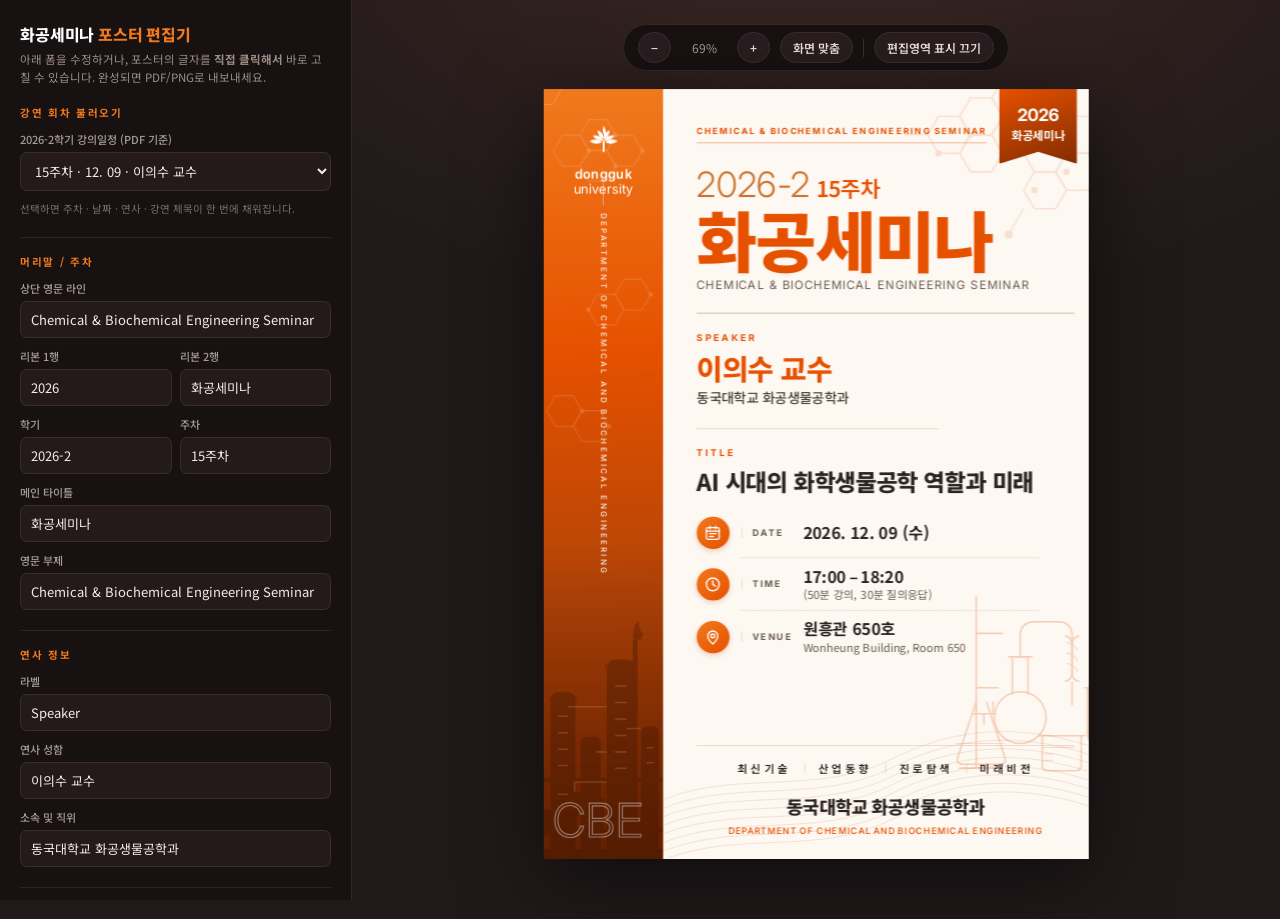
<file: seminar-poster.html>
<!DOCTYPE html>
<html lang="ko">
<head>
<meta charset="utf-8">
<meta name="viewport" content="width=device-width, initial-scale=1">
<title>동국대학교 화공세미나 포스터 템플릿</title>
<link rel="preconnect" href="https://fonts.googleapis.com">
<link rel="preconnect" href="https://fonts.gstatic.com" crossorigin>
<link href="https://fonts.googleapis.com/css2?family=Noto+Sans+KR:wght@300;400;500;700;900&family=Inter:wght@300;400;500;600;700;800&display=swap" rel="stylesheet">
<style>
/* ============================================================
   동국대학교 화공생물공학과 세미나 포스터 템플릿
   - PANTONE 144 C 계열 오렌지를 메인 포인트 컬러로 사용
   - 포스터 본문은 mm 단위로 조판 → A4 인쇄 시 1:1 출력
   ============================================================ */
:root{
  --c-primary:#E65100;      /* 메인 딥 오렌지 */
  --c-accent:#F26522;       /* 밝은 포인트 오렌지 */
  --c-deep:#8A3208;         /* 좌측 바 하단 딥톤 */
  --c-gold:#C0803A;         /* 보조 골드 */
  --c-ink:#2B2320;          /* 본문 먹색 */
  --c-mute:#6B5C54;         /* 보조 텍스트 */
  --c-paper:#FDF8F2;        /* 종이 바탕 */
  --c-line:#DCCFC2;         /* 구분선 */
  --font-ko:'Pretendard','Noto Sans KR','Malgun Gothic','맑은 고딕',sans-serif;
  --font-en:'Inter','Pretendard','Noto Sans KR',sans-serif;
  --zoom:0.62;
}
*{box-sizing:border-box}
html,body{margin:0;padding:0}
body{
  font-family:var(--font-ko);
  background:#20191a;
  color:#EFE7E0;
  -webkit-font-smoothing:antialiased;
}

/* ---------- 앱 레이아웃 ---------- */
.app{display:flex;min-height:100vh;align-items:stretch}

/* ---------- 좌측 편집 패널 ---------- */
.panel{
  width:352px;flex:0 0 352px;background:#181112;border-right:1px solid #35272a;
  padding:22px 20px 60px;overflow-y:auto;height:100vh;position:sticky;top:0;
}
.panel h1{
  font-size:16px;font-weight:800;margin:0 0 4px;letter-spacing:-.01em;color:#fff;
}
.panel h1 span{color:var(--c-accent)}
.panel .sub{font-size:11.5px;color:#9c8c85;margin:0 0 18px;line-height:1.6}
.group{margin-bottom:20px;border-top:1px solid #302326;padding-top:16px}
.group:first-of-type{border-top:0;padding-top:0}
.group>legend,.group>.gtitle{
  font-size:10.5px;font-weight:700;letter-spacing:.16em;color:var(--c-accent);
  text-transform:uppercase;margin-bottom:11px;display:block;
}
.field{margin-bottom:10px}
.field label{display:block;font-size:11px;color:#a99a93;margin-bottom:5px;font-weight:500}
.field input[type=text],.field textarea,.field select{
  width:100%;background:#241a1c;border:1px solid #3d2c2f;border-radius:7px;
  color:#f3ece8;font-family:var(--font-ko);font-size:13px;padding:8px 10px;
  transition:border-color .15s, box-shadow .15s;
}
.field textarea{resize:vertical;min-height:56px;line-height:1.45}
.field input:focus,.field textarea:focus,.field select:focus{
  outline:none;border-color:var(--c-accent);box-shadow:0 0 0 3px rgba(242,101,34,.16)
}
.row2{display:grid;grid-template-columns:1fr 1fr;gap:8px}
.row4{display:grid;grid-template-columns:1fr 1fr;gap:8px}
.hint{font-size:10.5px;color:#7d6d67;line-height:1.55;margin:8px 0 0}
.btn{
  display:inline-flex;align-items:center;justify-content:center;gap:7px;
  border:0;border-radius:8px;cursor:pointer;font-family:var(--font-ko);
  font-size:13px;font-weight:700;padding:11px 14px;width:100%;margin-bottom:8px;
  transition:filter .15s, transform .05s;
}
.btn:active{transform:translateY(1px)}
.btn-primary{background:linear-gradient(135deg,var(--c-accent),var(--c-primary));color:#fff}
.btn-primary:hover{filter:brightness(1.08)}
.btn-ghost{background:#251a1c;color:#e5d9d4;border:1px solid #3d2c2f}
.btn-ghost:hover{background:#2e2023}
.swatches{display:flex;gap:7px;flex-wrap:wrap;margin-top:8px}
.sw{width:30px;height:30px;border-radius:50%;border:2px solid #3d2c2f;cursor:pointer;padding:0}
.sw.on{border-color:#fff}
.colorline{display:flex;align-items:center;gap:9px}
.colorline input[type=color]{
  width:42px;height:34px;padding:0;border:1px solid #3d2c2f;border-radius:7px;background:#241a1c;cursor:pointer
}

/* ---------- 우측 무대 ---------- */
.stage{
  flex:1;display:flex;flex-direction:column;align-items:center;
  padding:24px 24px 60px;overflow:auto;
  background:
    radial-gradient(1100px 620px at 50% -10%, #3a2622 0%, transparent 65%),
    #20191a;
}
.toolbar{
  display:flex;align-items:center;gap:10px;margin-bottom:18px;flex-wrap:wrap;
  background:#181112;border:1px solid #35272a;border-radius:999px;padding:7px 14px;
}
.toolbar button{
  background:#291d20;border:1px solid #3d2c2f;color:#e8ded9;border-radius:999px;
  padding:6px 12px;font-size:12px;cursor:pointer;font-family:var(--font-ko);font-weight:600
}
.toolbar button:hover{background:#332427}
.toolbar .zval{font-size:12px;color:#a99a93;min-width:46px;text-align:center}
.toolbar .tsep{width:1px;height:18px;background:#3d2c2f}
.frame{
  transform:scale(var(--zoom));transform-origin:top center;
  filter:drop-shadow(0 26px 60px rgba(0,0,0,.55));
  transition:transform .18s ease;
}

/* ============================================================
   포스터 본체 (A4 210 x 297mm)
   ============================================================ */
.poster{
  width:210mm;height:297mm;position:relative;overflow:hidden;
  background:var(--c-paper);color:var(--c-ink);display:flex;
  -webkit-print-color-adjust:exact;print-color-adjust:exact;
}
.poster *{-webkit-print-color-adjust:exact;print-color-adjust:exact}

/* 편집 가능한 영역 표시 */
[contenteditable]{outline:none;border-radius:1.2mm;transition:background .12s,box-shadow .12s}
body.guides [contenteditable]:hover{background:rgba(242,101,34,.10);box-shadow:0 0 0 .7mm rgba(242,101,34,.18)}
[contenteditable]:focus{background:rgba(242,101,34,.13);box-shadow:0 0 0 .7mm rgba(242,101,34,.42)}

/* ---------- 좌측 브랜드 바 ---------- */
.rail{
  width:46mm;flex:0 0 46mm;position:relative;overflow:hidden;
  background:linear-gradient(178deg,var(--c-accent) 0%,var(--c-primary) 34%,#B24408 66%,var(--c-deep) 100%);
  color:#fff;
}
.rail .rail-tex{position:absolute;inset:0;opacity:.20;mix-blend-mode:screen}
.rail .refinery{position:absolute;left:0;right:0;bottom:0;width:100%;opacity:.36}
.rail .rail-fade{
  position:absolute;left:0;right:0;bottom:0;height:120mm;
  background:linear-gradient(to top,rgba(70,22,4,.55),transparent);
}
.brandmark{position:absolute;top:13mm;left:0;width:100%;text-align:center;z-index:3}
.brandmark .mark{width:15mm;height:15mm;margin:0 auto 2.2mm;display:block}
.brandmark img.mark{object-fit:contain}
.brandmark .wm1,.brandmark .wm2{
  font-family:var(--font-en);font-size:5.1mm;line-height:1.12;font-weight:600;letter-spacing:.005em
}
.brandmark .wm2{font-weight:400}
.rail-vline{position:absolute;left:50%;top:36mm;width:.35mm;height:9mm;background:rgba(255,255,255,.55);transform:translateX(-50%);z-index:3}
.rail-vtext{
  position:absolute;left:50%;top:48mm;transform:translateX(-50%);z-index:3;
  writing-mode:vertical-rl;font-family:var(--font-en);font-size:3.05mm;
  letter-spacing:.30em;font-weight:500;color:rgba(255,255,255,.92);
  text-align:left;line-height:1.9;max-height:150mm;
}
.rail-cbe{
  position:absolute;left:3.5mm;bottom:6mm;z-index:3;font-family:var(--font-en);
  font-size:18mm;font-weight:300;letter-spacing:.01em;line-height:1;white-space:nowrap;
  color:transparent;-webkit-text-stroke:.45mm rgba(255,255,255,.42);
}

/* ---------- 우측 본문 ---------- */
.body{flex:1;position:relative;display:flex;flex-direction:column;padding:14mm 13mm 0}
.deco{position:absolute;inset:0;pointer-events:none;overflow:hidden}
.deco .molecules{position:absolute;top:-4mm;right:-14mm;width:92mm;color:var(--c-primary);opacity:.15}
.deco .glass{position:absolute;right:2mm;bottom:30mm;width:60mm;color:var(--c-primary);opacity:.26}
.deco .contour{position:absolute;left:0;right:0;bottom:-4mm;width:100%;color:var(--c-gold);opacity:.20}

/* 리본 */
.ribbon{
  position:absolute;top:0;right:12mm;width:30mm;padding:6.5mm 0 8mm;z-index:4;
  background:linear-gradient(160deg,var(--c-primary),var(--c-deep));
  clip-path:polygon(0 0,100% 0,100% 100%,50% 84%,0 100%);
  text-align:center;color:#fff;box-shadow:0 1mm 3mm rgba(90,35,5,.25);
}
.ribbon .r1{font-family:var(--font-en);font-size:6.6mm;font-weight:700;line-height:1;letter-spacing:-.01em}
.ribbon .r2{font-size:4.6mm;font-weight:700;margin-top:1.1mm;letter-spacing:-.01em}

/* 상단 아이브로우 */
.eyebrow{position:relative;z-index:3;padding-right:34mm}
.eyebrow .etext{
  font-family:var(--font-en);font-size:3.3mm;font-weight:700;letter-spacing:.19em;
  color:var(--c-primary);text-transform:uppercase;white-space:nowrap;overflow:hidden;
}
.eyebrow .erule{height:.4mm;background:var(--c-primary);opacity:.55;margin-top:2.6mm;width:100%}

/* 타이틀 */
.titleblock{position:relative;z-index:3;margin-top:9mm}
.tb-term{
  font-family:var(--font-en);font-size:13.5mm;font-weight:300;letter-spacing:.01em;
  color:var(--c-gold);line-height:1;margin-bottom:1mm;
}
.tb-term .wk{font-size:8.4mm;font-weight:600;letter-spacing:-.01em;color:var(--c-primary);margin-left:2.5mm;font-family:var(--font-ko)}
.tb-main{
  font-size:25.5mm;font-weight:900;letter-spacing:-.028em;line-height:1.02;
  color:var(--c-primary);margin:0;
}
.tb-en{
  font-family:var(--font-en);font-size:4.5mm;font-weight:400;letter-spacing:.085em;
  color:var(--c-mute);margin-top:2.6mm;text-transform:uppercase;
}
.rule{height:.32mm;background:var(--c-line);margin:8mm 0 0;position:relative;z-index:3}
.rule.short{width:64%}

/* 연사 / 제목 */
.sec{position:relative;z-index:3;margin-top:7mm}
.sec .lab{
  font-family:var(--font-en);font-size:3.6mm;font-weight:700;letter-spacing:.26em;
  color:var(--c-primary);text-transform:uppercase;margin-bottom:3.4mm;
}
.speaker-name{font-size:var(--speaker-size,11mm);font-weight:800;letter-spacing:-.02em;color:var(--c-primary);line-height:1.12}
.speaker-affil{font-size:5.3mm;font-weight:500;color:#4A3E38;margin-top:1.8mm;line-height:1.4}
.talk-title{font-size:var(--talk-size,9mm);font-weight:800;letter-spacing:-.025em;line-height:1.3;color:var(--c-ink);margin-top:.5mm}

/* 정보 행 */
.info{position:relative;z-index:3;margin-top:7.5mm;display:flex;flex-direction:column;gap:3.2mm}
.irow{display:flex;align-items:center;gap:4.5mm}
.icircle{
  width:12.6mm;height:12.6mm;flex:0 0 12.6mm;border-radius:50%;
  background:linear-gradient(140deg,var(--c-accent),var(--c-primary));
  display:flex;align-items:center;justify-content:center;color:#fff;
  box-shadow:0 .8mm 2mm rgba(180,70,15,.22);
}
.icircle svg{width:6.6mm;height:6.6mm}
.ilab{
  font-family:var(--font-en);font-size:3.5mm;font-weight:700;letter-spacing:.2em;
  color:var(--c-mute);width:19.5mm;flex:0 0 19.5mm;white-space:nowrap;border-left:.3mm solid var(--c-line);padding-left:4mm;
}
.ival{flex:1;min-width:0}
.ival .v1{font-size:6.2mm;font-weight:700;letter-spacing:-.015em;color:var(--c-ink);line-height:1.2}
.ival .v2{font-size:4.3mm;font-weight:400;color:var(--c-mute);margin-top:.7mm;line-height:1.3}
.idash{height:0;border-top:.3mm dashed var(--c-line);margin-left:17.1mm;margin-right:14mm}

/* 푸터 */
.footer{position:relative;z-index:3;margin-top:auto;padding-bottom:9mm}
.foot-rule{height:.32mm;background:var(--c-line);margin-bottom:5.5mm}
.keywords{display:flex;align-items:center;justify-content:center;gap:0;margin-bottom:6.5mm}
.keywords .kw{
  font-size:4.2mm;font-weight:600;letter-spacing:.3em;color:var(--c-ink);padding:0 5mm;white-space:nowrap
}
.keywords .kdiv{width:.3mm;height:4mm;background:var(--c-line);flex:0 0 .3mm}
.dept{text-align:center}
.dept .dko{font-size:7mm;font-weight:800;letter-spacing:-.02em;color:var(--c-ink)}
.dept .den{
  font-family:var(--font-en);font-size:3.45mm;font-weight:500;letter-spacing:.085em;
  color:var(--c-primary);margin-top:1.8mm;text-transform:uppercase;white-space:nowrap;
}

/* ---------- 인쇄 ---------- */
@page{size:A4 portrait;margin:0}
@media print{
  html,body{background:#fff!important;margin:0!important;padding:0!important}
  .panel,.toolbar{display:none!important}
  .app{display:block}
  .stage{padding:0!important;background:#fff!important;overflow:visible;display:block}
  .frame{transform:none!important;filter:none!important}
  .poster{box-shadow:none!important;margin:0!important;width:210mm;height:297mm;page-break-after:avoid}
  [contenteditable]{background:transparent!important;box-shadow:none!important}
}
@media (max-width:1080px){
  .app{flex-direction:column}
  .panel{width:100%;flex:none;height:auto;position:static;border-right:0;border-bottom:1px solid #35272a}
}
</style>
</head>
<body class="guides">

<div class="app">
  <!-- ===================== 편집 패널 ===================== -->
  <aside class="panel">
    <h1>화공세미나 <span>포스터 편집기</span></h1>
    <p class="sub">아래 폼을 수정하거나, 포스터의 글자를 <b>직접 클릭해서</b> 바로 고칠 수 있습니다. 완성되면 PDF/PNG로 내보내세요.</p>

    <div class="group">
      <span class="gtitle">강연 회차 불러오기</span>
      <div class="field">
        <label for="preset">2026-2학기 강의일정 (PDF 기준)</label>
        <select id="preset">
          <option value="">— 회차를 선택하세요 —</option>
        </select>
      </div>
      <p class="hint">선택하면 주차 · 날짜 · 연사 · 강연 제목이 한 번에 채워집니다.</p>
    </div>

    <div class="group">
      <span class="gtitle">머리말 / 주차</span>
      <div class="field"><label>상단 영문 라인</label><input type="text" data-bind="eyebrow"></div>
      <div class="row2">
        <div class="field"><label>리본 1행</label><input type="text" data-bind="ribbon1"></div>
        <div class="field"><label>리본 2행</label><input type="text" data-bind="ribbon2"></div>
      </div>
      <div class="row2">
        <div class="field"><label>학기</label><input type="text" data-bind="term"></div>
        <div class="field"><label>주차</label><input type="text" data-bind="week"></div>
      </div>
      <div class="field"><label>메인 타이틀</label><input type="text" data-bind="mainTitle"></div>
      <div class="field"><label>영문 부제</label><input type="text" data-bind="mainEn"></div>
    </div>

    <div class="group">
      <span class="gtitle">연사 정보</span>
      <div class="field"><label>라벨</label><input type="text" data-bind="speakerLabel"></div>
      <div class="field"><label>연사 성함</label><input type="text" data-bind="speakerName"></div>
      <div class="field"><label>소속 및 직위</label><input type="text" data-bind="speakerAffil"></div>
    </div>

    <div class="group">
      <span class="gtitle">강연 제목</span>
      <div class="field"><label>라벨</label><input type="text" data-bind="titleLabel"></div>
      <div class="field"><label>제목</label><textarea data-bind="talkTitle"></textarea></div>
    </div>

    <div class="group">
      <span class="gtitle">일시 · 장소</span>
      <div class="row2">
        <div class="field"><label>DATE 라벨</label><input type="text" data-bind="dateLabel"></div>
        <div class="field"><label>날짜</label><input type="text" data-bind="dateValue"></div>
      </div>
      <div class="row2">
        <div class="field"><label>TIME 라벨</label><input type="text" data-bind="timeLabel"></div>
        <div class="field"><label>시간</label><input type="text" data-bind="timeValue"></div>
      </div>
      <div class="field"><label>시간 부가 설명</label><input type="text" data-bind="timeNote"></div>
      <div class="row2">
        <div class="field"><label>VENUE 라벨</label><input type="text" data-bind="venueLabel"></div>
        <div class="field"><label>장소</label><input type="text" data-bind="venueValue"></div>
      </div>
      <div class="field"><label>장소 영문</label><input type="text" data-bind="venueEn"></div>
    </div>

    <div class="group">
      <span class="gtitle">하단 키워드 · 학과</span>
      <div class="row4">
        <div class="field"><label>키워드 1</label><input type="text" data-bind="kw1"></div>
        <div class="field"><label>키워드 2</label><input type="text" data-bind="kw2"></div>
        <div class="field"><label>키워드 3</label><input type="text" data-bind="kw3"></div>
        <div class="field"><label>키워드 4</label><input type="text" data-bind="kw4"></div>
      </div>
      <div class="field"><label>학과명 (국문)</label><input type="text" data-bind="deptKo"></div>
      <div class="field"><label>학과명 (영문)</label><input type="text" data-bind="deptEn"></div>
    </div>

    <div class="group">
      <span class="gtitle">좌측 브랜드 바</span>
      <div class="row2">
        <div class="field"><label>워드마크 1행</label><input type="text" data-bind="wm1"></div>
        <div class="field"><label>워드마크 2행</label><input type="text" data-bind="wm2"></div>
      </div>
      <div class="field"><label>세로 텍스트</label><input type="text" data-bind="railText"></div>
      <div class="field"><label>하단 이니셜</label><input type="text" data-bind="railInitial"></div>
      <div class="field">
        <label>대학 로고 이미지 교체 (PNG · SVG)</label>
        <input type="file" id="logoFile" accept="image/*" style="font-size:11.5px;color:#a99a93">
      </div>
      <p class="hint">기본 마크는 자리표시용 도안입니다. 실제 배포본에는 학교에서 배포하는 공식 로고 파일을 올려 사용하세요.</p>
    </div>

    <div class="group">
      <span class="gtitle">포인트 컬러</span>
      <div class="colorline">
        <input type="color" id="colorPick" value="#E65100">
        <span class="hint" style="margin:0">PANTONE 144 C 계열 기본값</span>
      </div>
      <div class="swatches" id="swatches"></div>
    </div>

    <div class="group">
      <span class="gtitle">내보내기</span>
      <button class="btn btn-primary" id="btnPrint">PDF로 저장 · 인쇄</button>
      <button class="btn btn-ghost" id="btnPng">PNG 이미지 다운로드 (고해상도)</button>
      <button class="btn btn-ghost" id="btnReset">기본값으로 되돌리기</button>
      <p class="hint">PDF 저장: 인쇄 대화상자에서 «대상 → PDF로 저장», 용지 A4, 여백 «없음», «배경 그래픽» 체크를 켜주세요.</p>
    </div>
  </aside>

  <!-- ===================== 포스터 ===================== -->
  <main class="stage">
    <div class="toolbar">
      <button id="zoomOut">−</button>
      <span class="zval" id="zoomVal">62%</span>
      <button id="zoomIn">+</button>
      <button id="zoomFit">화면 맞춤</button>
      <span class="tsep"></span>
      <button id="toggleGuides">편집영역 표시 끄기</button>
    </div>

    <div class="frame" id="frame">
    <div class="poster" id="poster">

      <!-- ---------- 좌측 브랜드 바 ---------- -->
      <div class="rail">
        <!-- 분자 텍스처 -->
        <svg class="rail-tex" viewBox="0 0 174 1123" preserveAspectRatio="xMidYMid slice" aria-hidden="true">
          <g fill="none" stroke="#fff" stroke-width="1.4">
            <g id="railhex">
              <polygon points="26,0 13,22.5 -13,22.5 -26,0 -13,-22.5 13,-22.5"/>
            </g>
          </g>
          <g fill="none" stroke="#fff" stroke-width="1.4" opacity=".9">
            <use href="#railhex" x="40" y="90"/><use href="#railhex" x="79" y="112"/>
            <use href="#railhex" x="118" y="90"/><use href="#railhex" x="79" y="67"/>
            <use href="#railhex" x="130" y="300"/><use href="#railhex" x="91" y="322"/>
            <use href="#railhex" x="30" y="470"/><use href="#railhex" x="69" y="492"/>
          </g>
          <g fill="#fff" opacity=".8">
            <circle cx="66" cy="90" r="3.4"/><circle cx="105" cy="112" r="3.4"/>
            <circle cx="144" cy="90" r="3.4"/><circle cx="105" cy="67" r="3.4"/>
            <circle cx="156" cy="300" r="3.4"/><circle cx="65" cy="322" r="3.4"/>
            <circle cx="56" cy="470" r="3.4"/><circle cx="95" cy="492" r="3.4"/>
          </g>
        </svg>

        <div class="rail-fade"></div>

        <!-- 정유 · 석유화학 플랜트 실루엣 -->
        <svg class="refinery" viewBox="0 0 174 380" preserveAspectRatio="xMidYMax meet" aria-hidden="true">
          <g fill="#3E1704">
            <!-- 증류탑 · 반응기 -->
            <path d="M10 380V150q0-13 11-13h14q11 0 11 13v230z"/>
            <path d="M8 144h40v7H8z" opacity=".55"/>
            <path d="M54 380V212q0-10 9-10h11q9 0 9 10v168z"/>
            <path d="M92 380V104q0-15 12-15h17q12 0 12 15v276z"/>
            <path d="M89 96h46v7H89z" opacity=".55"/>
            <path d="M142 380V196q0-9 8-9h10q8 0 8 9v184z"/>
            <!-- 구형 저장탱크 -->
            <circle cx="45" cy="300" r="18"/><rect x="42" y="312" width="6" height="34"/>
            <!-- 원통형 탱크 -->
            <rect x="120" y="322" width="46" height="58" rx="3"/>
            <!-- 배관 트레이 -->
            <rect x="0" y="262" width="174" height="6"/>
            <rect x="0" y="336" width="174" height="5"/>
            <rect x="0" y="366" width="174" height="14"/>
            <!-- 플레어 스택 -->
            <path d="M130 380V60h7v320z"/>
            <path d="M131 60q-3-18 8-28-2 15 7 20-5 5-3 8z" opacity=".9"/>
            <!-- 소형 구조물 -->
            <rect x="62" y="292" width="26" height="54"/>
            <rect x="0" y="308" width="18" height="38"/>
          </g>
          <g stroke="#FFD9C2" stroke-width="2.2" fill="none" opacity=".42">
            <!-- 트레이 라인 · 사다리 -->
            <path d="M21 172h14M21 196h14M21 220h14M21 244h14M21 286h14"/>
            <path d="M104 128h17M104 152h17M104 176h17M104 200h17M104 224h17M104 248h17"/>
            <path d="M150 218h10M150 240h10"/>
            <!-- 연결 배관 -->
            <path d="M35 158h57M77 224h15M121 190h21M45 282v-14h47"/>
          </g>
        </svg>

        <div class="brandmark">
          <!-- 자리표시 로고 마크 : 공식 로고로 교체 가능 -->
          <svg class="mark" id="logoMark" viewBox="0 0 100 100" aria-hidden="true">
            <g fill="#fff">
              <path d="M50 8c6 10 8 20 4 30-4-9-9-14-4-30z"/>
              <path d="M50 42c-9-3-15-11-16-22 10 3 16 11 16 22z"/>
              <path d="M50 42c9-3 15-11 16-22-10 3-16 11-16 22z"/>
              <path d="M50 46c-12 2-22-3-28-13 12-2 23 3 28 13z"/>
              <path d="M50 46c12 2 22-3 28-13-12-2-23 3-28 13z"/>
              <path d="M46 50c-11 6-23 5-32-3 11-6 23-5 32 3z"/>
              <path d="M54 50c11 6 23 5 32-3-11-6-23-5-32 3z"/>
              <rect x="47.6" y="46" width="4.8" height="30" rx="2.4"/>
            </g>
          </svg>
          <img class="mark" id="logoImg" alt="" style="display:none">
          <div class="wm1" contenteditable="true" data-f="wm1">dongguk</div>
          <div class="wm2" contenteditable="true" data-f="wm2">university</div>
        </div>

        <div class="rail-vline"></div>
        <div class="rail-vtext" contenteditable="true" data-f="railText">DEPARTMENT OF CHEMICAL AND BIOCHEMICAL ENGINEERING</div>
        <div class="rail-cbe" contenteditable="true" data-f="railInitial">CBE</div>
      </div>

      <!-- ---------- 우측 본문 ---------- -->
      <div class="body">

        <!-- 배경 그래픽 -->
        <div class="deco">
          <!-- 분자 구조 패턴 -->
          <svg class="molecules" viewBox="0 0 380 300" aria-hidden="true">
            <defs>
              <g id="hx"><polygon points="34,0 17,29.4 -17,29.4 -34,0 -17,-29.4 17,-29.4"/></g>
            </defs>
            <g fill="none" stroke="currentColor" stroke-width="2.2">
              <use href="#hx" x="120" y="60"/><use href="#hx" x="171" y="89.4"/>
              <use href="#hx" x="222" y="60"/><use href="#hx" x="171" y="30.6"/>
              <use href="#hx" x="273" y="89.4"/><use href="#hx" x="222" y="118.8"/>
              <use href="#hx" x="120" y="118.8"/><use href="#hx" x="69" y="89.4"/>
              <use href="#hx" x="273" y="148.2"/><use href="#hx" x="222" y="177.6"/>
              <use href="#hx" x="324" y="118.8"/>
            </g>
            <g stroke="currentColor" stroke-width="2.2" fill="none" opacity=".85">
              <path d="M35 89.4H-10M188 206.4l-24 42M307 177.6l26 26M154 4.2l-18-32"/>
            </g>
            <g fill="currentColor">
              <circle cx="154" cy="30.6" r="5"/><circle cx="205" cy="60" r="5"/>
              <circle cx="256" cy="89.4" r="5"/><circle cx="256" cy="148.2" r="5"/>
              <circle cx="205" cy="177.6" r="5"/><circle cx="103" cy="89.4" r="5"/>
              <circle cx="52" cy="118.8" r="5"/><circle cx="307" cy="118.8" r="5"/>
              <circle cx="-10" cy="89.4" r="6.5"/><circle cx="164" cy="248.4" r="6.5"/>
              <circle cx="333" cy="203.6" r="6.5"/><circle cx="136" cy="-27.8" r="6.5"/>
            </g>
          </svg>

          <!-- 실험 기구 라인 아트 -->
          <svg class="glass" viewBox="0 0 240 320" aria-hidden="true">
            <g fill="none" stroke="currentColor" stroke-width="2.4" stroke-linecap="round" stroke-linejoin="round">
              <!-- 링스탠드 -->
              <path d="M44 300V36"/>
              <path d="M18 300h56"/>
              <path d="M44 92h40"/><path d="M44 176h34"/>
              <!-- 둥근바닥 플라스크 + 응축기 -->
              <circle cx="112" cy="222" r="40"/>
              <path d="M100 186V128h24v58"/>
              <path d="M94 128h36"/>
              <path d="M112 128V96q0-22 24-22h34"/>
              <path d="M170 74q22 0 22 22v58"/>
              <path d="M182 96q10 2 10 14v42q0 12-10 14"/>
              <path d="M202 96q-10 2-10 14v42q0 12 10 14"/>
              <path d="M192 168v34"/>
              <!-- 응축기 코일 -->
              <path d="M184 106q16 6 16 12M184 122q16 6 16 12M184 138q16 6 16 12" stroke-width="1.7" opacity=".8"/>
              <!-- 삼각플라스크 -->
              <path d="M56 232v-16"/>
              <path d="M40 216h34"/>
              <path d="M44 216v-18"/>
              <path d="M70 216v-18"/>
              <path d="M44 198L16 282q-4 12 8 12h56q12 0 8-12L60 198"/>
              <path d="M13 262h74" stroke-width="1.7" opacity=".7"/>
              <!-- 비커 -->
              <path d="M146 250v46q0 8 8 8h44q8 0 8-8v-46"/>
              <path d="M140 250h72"/>
              <path d="M150 278h12M150 288h12" stroke-width="1.7" opacity=".7"/>
              <path d="M148 268h48" stroke-width="1.7" opacity=".7"/>
              <!-- 시험관 -->
              <path d="M216 176v72q0 12 10 12t10-12v-72"/>
              <path d="M212 176h28"/>
            </g>
          </svg>

          <!-- 하단 등고선 -->
          <svg class="contour" viewBox="0 0 620 210" preserveAspectRatio="none" aria-hidden="true">
            <g fill="none" stroke="currentColor" stroke-width="1.1">
              <path d="M-20 206C90 150 210 196 320 140S540 96 640 140"/>
              <path d="M-20 194C90 138 210 184 320 128S540 84 640 128"/>
              <path d="M-20 182C90 126 210 172 320 116S540 72 640 116"/>
              <path d="M-20 170C90 114 210 160 320 104S540 60 640 104"/>
              <path d="M-20 158C90 102 210 148 320 92S540 48 640 92"/>
              <path d="M-20 146C90 90 210 136 320 80S540 36 640 80"/>
              <path d="M-20 134C90 78 210 124 320 68S540 24 640 68"/>
              <path d="M-20 122C90 66 210 112 320 56S540 12 640 56"/>
            </g>
          </svg>
        </div>

        <!-- 리본 -->
        <div class="ribbon">
          <div class="r1" contenteditable="true" data-f="ribbon1">2026</div>
          <div class="r2" contenteditable="true" data-f="ribbon2">화공세미나</div>
        </div>

        <!-- 아이브로우 -->
        <div class="eyebrow">
          <div class="etext" contenteditable="true" data-f="eyebrow">Chemical &amp; Biochemical Engineering Seminar</div>
          <div class="erule"></div>
        </div>

        <!-- 타이틀 -->
        <div class="titleblock">
          <div class="tb-term">
            <span contenteditable="true" data-f="term">2026-2</span><span class="wk" contenteditable="true" data-f="week">15주차</span>
          </div>
          <div class="tb-main" contenteditable="true" data-f="mainTitle">화공세미나</div>
          <div class="tb-en" contenteditable="true" data-f="mainEn">Chemical &amp; Biochemical Engineering Seminar</div>
        </div>

        <div class="rule"></div>

        <!-- 연사 -->
        <div class="sec">
          <div class="lab" contenteditable="true" data-f="speakerLabel">Speaker</div>
          <div class="speaker-name" contenteditable="true" data-f="speakerName">이의수 교수</div>
          <div class="speaker-affil" contenteditable="true" data-f="speakerAffil">동국대학교 화공생물공학과</div>
        </div>

        <div class="rule short"></div>

        <!-- 강연 제목 -->
        <div class="sec">
          <div class="lab" contenteditable="true" data-f="titleLabel">Title</div>
          <div class="talk-title" contenteditable="true" data-f="talkTitle">AI 시대의 화학생물공학 역할과 미래</div>
        </div>

        <!-- 일시 · 장소 -->
        <div class="info">
          <div class="irow">
            <div class="icircle">
              <svg viewBox="0 0 24 24" fill="none" stroke="currentColor" stroke-width="1.9" stroke-linecap="round" stroke-linejoin="round">
                <rect x="3" y="4.5" width="18" height="16.5" rx="2.5"/><path d="M3 9.5h18M8 2.5v4M16 2.5v4"/>
                <path d="M7.5 13h2M11 13h2M14.5 13h2M7.5 17h2M11 17h2"/>
              </svg>
            </div>
            <div class="ilab" contenteditable="true" data-f="dateLabel">DATE</div>
            <div class="ival"><div class="v1" contenteditable="true" data-f="dateValue">2026. 12. 09 (수)</div></div>
          </div>
          <div class="idash"></div>
          <div class="irow">
            <div class="icircle">
              <svg viewBox="0 0 24 24" fill="none" stroke="currentColor" stroke-width="1.9" stroke-linecap="round" stroke-linejoin="round">
                <circle cx="12" cy="12" r="9"/><path d="M12 6.8V12l3.6 2.4"/>
              </svg>
            </div>
            <div class="ilab" contenteditable="true" data-f="timeLabel">TIME</div>
            <div class="ival">
              <div class="v1" contenteditable="true" data-f="timeValue">17:00 – 18:20</div>
              <div class="v2" contenteditable="true" data-f="timeNote">(50분 강의, 30분 질의응답)</div>
            </div>
          </div>
          <div class="idash"></div>
          <div class="irow">
            <div class="icircle">
              <svg viewBox="0 0 24 24" fill="none" stroke="currentColor" stroke-width="1.9" stroke-linecap="round" stroke-linejoin="round">
                <path d="M12 21.5s7-6.1 7-11.1a7 7 0 1 0-14 0c0 5 7 11.1 7 11.1z"/><circle cx="12" cy="10.2" r="2.6"/>
              </svg>
            </div>
            <div class="ilab" contenteditable="true" data-f="venueLabel">VENUE</div>
            <div class="ival">
              <div class="v1" contenteditable="true" data-f="venueValue">원흥관 650호</div>
              <div class="v2" contenteditable="true" data-f="venueEn">Wonheung Building, Room 650</div>
            </div>
          </div>
        </div>

        <!-- 푸터 -->
        <div class="footer">
          <div class="foot-rule"></div>
          <div class="keywords">
            <span class="kw" contenteditable="true" data-f="kw1">최신기술</span><span class="kdiv"></span>
            <span class="kw" contenteditable="true" data-f="kw2">산업동향</span><span class="kdiv"></span>
            <span class="kw" contenteditable="true" data-f="kw3">진로탐색</span><span class="kdiv"></span>
            <span class="kw" contenteditable="true" data-f="kw4">미래비전</span>
          </div>
          <div class="dept">
            <div class="dko" contenteditable="true" data-f="deptKo">동국대학교 화공생물공학과</div>
            <div class="den" contenteditable="true" data-f="deptEn">Department of Chemical and Biochemical Engineering</div>
          </div>
        </div>

      </div><!-- /.body -->
    </div><!-- /.poster -->
    </div><!-- /.frame -->
  </main>
</div>

<script>
(function(){
  'use strict';

  /* ==========================================================
     2026-2학기 화공세미나 강의일정 (첨부 PDF에서 추출)
     매주 수요일 17:00 – 18:20 / 원흥관 650호
     ========================================================== */
  var SCHEDULE = [
    {w:1, d:'2026. 09. 02 (수)', name:'이의수 교수', affil:'동국대학교 화공생물공학과',
     title:'강좌의 개요, 정유 / 석유화학 산업 소개'},
    {w:2, d:'2026. 09. 09 (수)', name:'이경록 교수', affil:'동국대학교 화공생물공학과 (신임교원)',
     title:'탄소저감 사회를 위한 화학적 에너지 매체와 촉매 기술'},
    {w:3, d:'2026. 09. 16 (수)', name:'강진구 교수', affil:'동국대학교 화공생물공학과 (신임교원)',
     title:'차세대 반도체를 위한 첨단 소재기술'},
    {w:4, d:'2026. 09. 23 (수)', name:'이홍주 박사', affil:'한국재료연구원 나노재료연구본부',
     title:'내가 다시 학부 3학년으로 돌아간다면? – 동국대 화공과에서 학·석·박 그리고 정부출연연까지'},
    {w:5, d:'2026. 09. 30 (수)', name:'정호균 박사', affil:'삼성전자 파운드리사업부',
     title:'반도체 소재 이야기'},
    {w:6, d:'2026. 10. 07 (수)', name:'정혁성 대표', affil:'CJ 바이오머티리얼즈',
     title:'화이트바이오 신사업의 혁신과 미래'},
    {w:7, d:'2026. 10. 14 (수)', name:'강태훈 사원 / 홍은찬 사원', affil:'삼성바이오로직스 / 셀트리온',
     title:'삼성바이오로직스 소개 및 취업 준비 과정 / 셀트리온 소개 및 취업 준비 과정'},
    {w:8, d:'2026. 10. 21 (수)', name:'강진우 대표', affil:'미원상사',
     title:'정밀화학 산업과 미원상사 소개'},
    {w:9, d:'2026. 10. 28 (수)', name:'김성준 박사', affil:'국립암센터',
     title:'취업과 대학원 사이, 나에게 맞는 경로를 찾는 법'},
    {w:10, d:'2026. 11. 04 (수)', name:'이태훈 교수', affil:'DGIST 에너지공학과',
     title:'계산과학과 머신러닝을 활용한 차세대 반도체 연구'},
    {w:11, d:'2026. 11. 11 (수)', name:'이준상 박사', affil:'삼성전자 DS부문 반도체연구소',
     title:'삼성에 다니기 전에는 몰랐던 것들'},
    {w:12, d:'2026. 11. 18 (수)', name:'김도희 연구원', affil:'HD한국조선해양 글로벌 R&D 센터 (졸업생)',
     title:'조선산업에서 화학공학과의 역할'},
    {w:13, d:'2026. 11. 25 (수)', name:'안상범 박사', affil:'LG화학 CTO',
     title:'Digital Materials : AI 시대의 새로운 소재 경쟁력'},
    {w:14, d:'2026. 12. 02 (수)', name:'한주성 박사', affil:'SK온',
     title:'유무기 복합 박막의 확장 : 연료전지, 차세대배터리, 그리고 다른 첨단산업'},
    {w:15, d:'2026. 12. 09 (수)', name:'이의수 교수', affil:'동국대학교 화공생물공학과',
     title:'AI 시대의 화학생물공학 역할과 미래'}
  ];

  var poster  = document.getElementById('poster');
  var fields  = Array.prototype.slice.call(poster.querySelectorAll('[data-f]'));
  var inputs  = Array.prototype.slice.call(document.querySelectorAll('[data-bind]'));
  var byName  = {};
  inputs.forEach(function(i){ byName[i.getAttribute('data-bind')] = i; });

  /* ---------- 폼 ↔ 포스터 양방향 바인딩 ---------- */
  function posterEl(name){ return poster.querySelector('[data-f="'+name+'"]'); }

  fields.forEach(function(el){
    var name = el.getAttribute('data-f');
    var input = byName[name];
    if (input) input.value = el.textContent.trim();

    // 포스터에서 직접 수정 → 폼 반영
    el.addEventListener('input', function(){
      if (input && input.value !== el.textContent) input.value = el.textContent;
      autofit();
    });
    // 서식 없는 붙여넣기
    el.addEventListener('paste', function(e){
      e.preventDefault();
      var t = (e.clipboardData || window.clipboardData).getData('text/plain');
      document.execCommand('insertText', false, t.replace(/\s*\n\s*/g,' '));
    });
    // 엔터로 줄바꿈 대신 편집 종료 (제목 필드는 줄바꿈 허용)
    el.addEventListener('keydown', function(e){
      if (e.key === 'Enter' && name !== 'talkTitle') { e.preventDefault(); el.blur(); }
    });
  });

  // 폼에서 수정 → 포스터 반영
  inputs.forEach(function(input){
    input.addEventListener('input', function(){
      var el = posterEl(input.getAttribute('data-bind'));
      if (el && el.textContent !== input.value) el.textContent = input.value;
      autofit();
    });
  });

  function setField(name, value){
    var el = posterEl(name);
    if (el) el.textContent = value;
    if (byName[name]) byName[name].value = value;
    autofit();
  }

  /* ---------- 긴 텍스트 자동 축소 ----------
     제목이나 연사명이 길어져도 레이아웃이 밀리지 않도록
     지정된 높이 안에 들어올 때까지 글자 크기를 줄인다. */
  var MM = 96 / 25.4;                       // 1mm → px (zoom 1 기준 레이아웃 단위)
  var AUTOFIT = [
    { sel:'.talk-title',   varName:'--talk-size',    base:9,  min:5.2, maxMm:36 },
    { sel:'.speaker-name', varName:'--speaker-size', base:11, min:6.5, maxMm:17 }
  ];
  function autofit(){
    AUTOFIT.forEach(function(cfg){
      var el = poster.querySelector(cfg.sel);
      if (!el) return;
      var size = cfg.base, limit = cfg.maxMm * MM;
      el.style.setProperty(cfg.varName, size + 'mm');
      var guard = 0;
      while (el.offsetHeight > limit && size > cfg.min && guard++ < 60) {
        size -= 0.25;
        el.style.setProperty(cfg.varName, size + 'mm');
      }
    });
  }

  /* ---------- 기본값 스냅샷 ---------- */
  var DEFAULTS = {};
  fields.forEach(function(el){ DEFAULTS[el.getAttribute('data-f')] = el.textContent; });

  /* ---------- 회차 프리셋 ---------- */
  var sel = document.getElementById('preset');
  SCHEDULE.forEach(function(s){
    var o = document.createElement('option');
    o.value = s.w;
    o.textContent = s.w + '주차 · ' + s.d.replace('2026. ','').replace(' (수)','') + ' · ' + s.name;
    sel.appendChild(o);
  });
  sel.value = '15';
  sel.addEventListener('change', function(){
    var s = SCHEDULE.filter(function(x){ return String(x.w) === sel.value; })[0];
    if (!s) return;
    setField('week', s.w + '주차');
    setField('dateValue', s.d);
    setField('speakerName', s.name);
    setField('speakerAffil', s.affil);
    setField('talkTitle', s.title);
  });

  /* ---------- 포인트 컬러 ---------- */
  function hexToRgb(h){
    h = h.replace('#','');
    if (h.length === 3) h = h[0]+h[0]+h[1]+h[1]+h[2]+h[2];
    return [parseInt(h.slice(0,2),16), parseInt(h.slice(2,4),16), parseInt(h.slice(4,6),16)];
  }
  function toHex(r,g,b){
    return '#' + [r,g,b].map(function(v){
      v = Math.max(0, Math.min(255, Math.round(v)));
      return ('0'+v.toString(16)).slice(-2);
    }).join('');
  }
  function mix(hex, target, amount){
    var a = hexToRgb(hex), b = hexToRgb(target);
    return toHex(a[0]+(b[0]-a[0])*amount, a[1]+(b[1]-a[1])*amount, a[2]+(b[2]-a[2])*amount);
  }
  function applyColor(hex){
    var root = document.documentElement.style;
    root.setProperty('--c-primary', hex);
    root.setProperty('--c-accent', mix(hex, '#FFB347', 0.42));
    root.setProperty('--c-deep',   mix(hex, '#3A1200', 0.58));
    root.setProperty('--c-gold',   mix(hex, '#B98A4E', 0.55));
    document.getElementById('colorPick').value = hex;
    Array.prototype.forEach.call(document.querySelectorAll('.sw'), function(b){
      b.classList.toggle('on', b.dataset.c.toLowerCase() === hex.toLowerCase());
    });
  }
  var PALETTE = ['#E65100','#F26522','#ED8B00','#C24A12','#8C2D14','#7A1F2B'];
  var swWrap = document.getElementById('swatches');
  PALETTE.forEach(function(c){
    var b = document.createElement('button');
    b.className = 'sw'; b.dataset.c = c; b.style.background = c; b.title = c;
    b.addEventListener('click', function(){ applyColor(c); });
    swWrap.appendChild(b);
  });
  document.getElementById('colorPick').addEventListener('input', function(e){ applyColor(e.target.value); });
  applyColor('#E65100');

  /* ---------- 로고 교체 ---------- */
  document.getElementById('logoFile').addEventListener('change', function(e){
    var f = e.target.files && e.target.files[0];
    if (!f) return;
    var r = new FileReader();
    r.onload = function(){
      var img = document.getElementById('logoImg');
      img.src = r.result;
      img.style.display = 'block';
      document.getElementById('logoMark').style.display = 'none';
    };
    r.readAsDataURL(f);
  });

  /* ---------- 확대 / 축소 ---------- */
  var zoom = 0.62;
  function setZoom(z){
    zoom = Math.max(0.2, Math.min(1.6, z));
    document.documentElement.style.setProperty('--zoom', zoom);
    document.getElementById('zoomVal').textContent = Math.round(zoom*100) + '%';
    var frame = document.getElementById('frame');
    frame.style.height = (poster.offsetHeight * zoom) + 'px';
  }
  document.getElementById('zoomIn').addEventListener('click',  function(){ setZoom(zoom + 0.08); });
  document.getElementById('zoomOut').addEventListener('click', function(){ setZoom(zoom - 0.08); });
  function fit(){
    var stage = document.querySelector('.stage');
    var availH = window.innerHeight - 130;
    var availW = stage.clientWidth - 60;
    setZoom(Math.min(availH / poster.offsetHeight, availW / poster.offsetWidth));
  }
  document.getElementById('zoomFit').addEventListener('click', fit);
  window.addEventListener('resize', function(){ setZoom(zoom); });
  setTimeout(function(){ fit(); autofit(); }, 260);
  if (document.fonts && document.fonts.ready) document.fonts.ready.then(autofit);
  autofit();

  /* ---------- 편집영역 표시 토글 ---------- */
  var gBtn = document.getElementById('toggleGuides');
  gBtn.addEventListener('click', function(){
    var on = document.body.classList.toggle('guides');
    gBtn.textContent = on ? '편집영역 표시 끄기' : '편집영역 표시 켜기';
  });

  /* ---------- 초기화 ---------- */
  document.getElementById('btnReset').addEventListener('click', function(){
    if (!confirm('모든 텍스트를 기본값으로 되돌릴까요?')) return;
    Object.keys(DEFAULTS).forEach(function(k){ setField(k, DEFAULTS[k]); });
    applyColor('#E65100');
    sel.value = '15';
  });

  /* ---------- PDF 저장 / 인쇄 ---------- */
  document.getElementById('btnPrint').addEventListener('click', function(){
    if (document.activeElement && document.activeElement.blur) document.activeElement.blur();
    window.print();
  });

  /* ---------- PNG 다운로드 ---------- */
  function loadScript(src){
    return new Promise(function(res, rej){
      var s = document.createElement('script');
      s.src = src; s.onload = res; s.onerror = rej;
      document.head.appendChild(s);
    });
  }
  var pngBtn = document.getElementById('btnPng');
  pngBtn.addEventListener('click', function(){
    var label = pngBtn.textContent;
    pngBtn.textContent = '이미지 생성 중…';
    pngBtn.disabled = true;
    var ready = window.html2canvas
      ? Promise.resolve()
      : loadScript('https://cdnjs.cloudflare.com/ajax/libs/html2canvas/1.4.1/html2canvas.min.js');

    ready.then(function(){
      document.body.classList.remove('guides');
      return window.html2canvas(poster, {
        scale: 3,                 // 약 2380 × 3366 px (≈ 288 dpi)
        backgroundColor: '#FDF8F2',
        useCORS: true,
        logging: false,
        windowWidth: poster.offsetWidth,
        windowHeight: poster.offsetHeight
      });
    }).then(function(canvas){
      var a = document.createElement('a');
      var wk = (posterEl('week').textContent || '').replace(/\s/g,'');
      a.download = '화공세미나_' + (wk || 'poster') + '.png';
      a.href = canvas.toDataURL('image/png');
      a.click();
    }).catch(function(){
      alert('이미지 변환에 실패했습니다. 대신 «PDF로 저장 · 인쇄» 버튼을 사용해 주세요.\n(오프라인 환경에서는 이미지 변환 라이브러리를 불러올 수 없습니다.)');
    }).then(function(){
      document.body.classList.add('guides');
      pngBtn.textContent = label;
      pngBtn.disabled = false;
    });
  });
})();
</script>
</body>
</html>
</file>
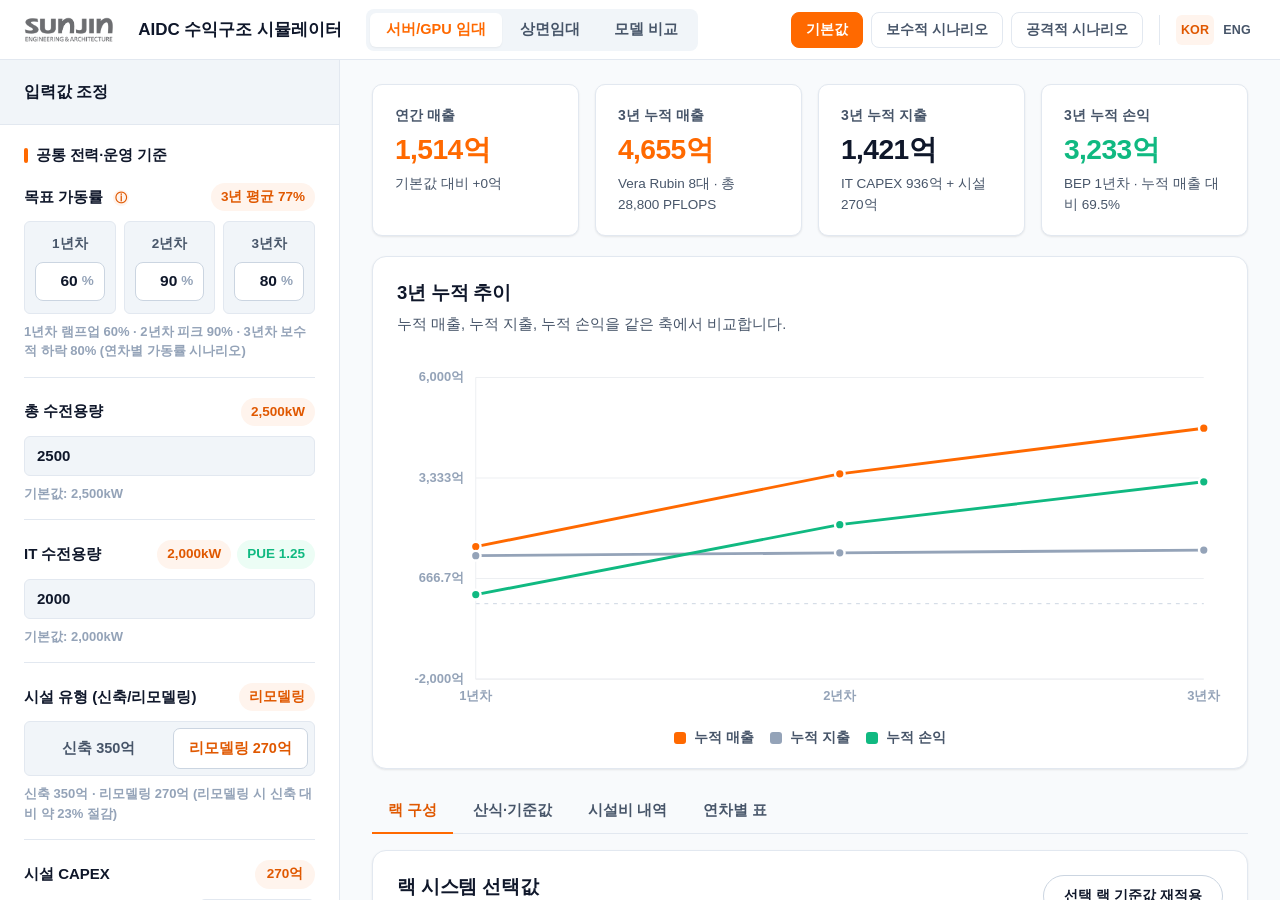
<file: simulator.html>
<html lang="ko"><head>
  <meta charset="utf-8">
  <meta name="viewport" content="width=device-width, initial-scale=1">
  <title>AIDC Revenue Simulator V2</title>
  <style>
    :root {
      --bg: #f8fafc;
      --surface: #ffffff;
      --surface-alt: #f1f5f9;
      --text-main: #0f172a;
      --text-muted: #475569;
      --text-soft: #94a3b8;
      --border: #e2e8f0;
      --border-strong: #cbd5e1;
      --primary: #ff6900;
      --primary-strong: #e05800;
      --primary-soft: #fff4ed;
      --success: #10b981;
      --success-soft: #ecfdf5;
      --warning: #b45309;
      --warning-soft: #fdf3e4;
      --danger: #ef4444;
      --danger-soft: #fef2f2;
      --ink: #0f172a;
      --gb200-color: #f97316;
      --gb300-color: #0284c7;
      --vr-color: #059669;
      --radius-xs: 6px;
      --radius-sm: 8px;
      --radius-md: 10px;
      --radius-lg: 14px;
      --radius-xl: 14px;
      --shadow-card: 0 1px 2px rgba(0, 0, 0, 0.05), 0 1px 3px rgba(0, 0, 0, 0.04);
      --shadow-soft: 0 1px 2px rgba(0, 0, 0, 0.05);
      --font-sans: Pretendard, -apple-system, BlinkMacSystemFont, "Segoe UI", Roboto, "Noto Sans KR", sans-serif;
    }

    * { box-sizing: border-box; margin: 0; padding: 0; }
    html, body { height: 100%; }
    body {
      font-family: var(--font-sans);
      color: var(--text-main);
      line-height: 1.5;
      background: var(--bg);
      display: flex;
      flex-direction: column;
      height: 100vh;
      overflow: hidden;
    }

    button, input { font-family: inherit; }
    button { cursor: pointer; }

    /* ==================== APP HEADER ==================== */
    .app-header {
      flex: 0 0 60px;
      display: flex;
      align-items: center;
      justify-content: space-between;
      gap: 16px;
      padding: 0 24px;
      background: var(--surface);
      border-bottom: 1px solid var(--border);
      z-index: 10;
    }
    .header-left { display: flex; align-items: center; gap: 24px; min-width: 0; }
    .app-logo { height: 26px; width: auto; flex: 0 0 auto; }
    .header-title {
      font-size: 17px;
      font-weight: 800;
      color: var(--text-main);
      white-space: nowrap;
    }
    .header-right { display: flex; align-items: center; gap: 16px; flex: 0 0 auto; }

    .view-tabs {
      display: flex;
      gap: 2px;
      padding: 4px;
      border-radius: var(--radius-sm);
      background: var(--surface-alt);
    }
    .view-tab {
      min-height: 34px;
      padding: 0 16px;
      border: 0;
      border-radius: 6px;
      background: transparent;
      color: var(--text-muted);
      font-size: 14.5px;
      font-weight: 700;
      white-space: nowrap;
      transition: background 0.14s ease, color 0.14s ease;
    }
    .view-tab:not(.active):hover { color: var(--text-main); }
    .view-tab.active {
      color: var(--primary);
      background: var(--surface);
      box-shadow: var(--shadow-soft);
    }

    .scenario-group { display: flex; gap: 8px; }
    .btn-scenario {
      padding: 8px 14px;
      font-size: 13.5px;
      font-weight: 700;
      color: var(--text-muted);
      border: 1px solid var(--border);
      border-radius: var(--radius-sm);
      background: var(--surface);
      white-space: nowrap;
      transition: all 0.14s ease;
    }
    .btn-scenario:hover { border-color: var(--primary); color: var(--primary-strong); }
    .btn-scenario.active { background: var(--primary); color: #fff; border-color: var(--primary); }

    .lang-toggle {
      display: flex;
      gap: 4px;
      padding-left: 16px;
      border-left: 1px solid var(--border);
    }
    .lang-btn {
      border: 0;
      min-width: 38px;
      min-height: 30px;
      border-radius: var(--radius-xs);
      font-size: 12.5px;
      font-weight: 800;
      letter-spacing: 0.01em;
      color: var(--text-muted);
      background: transparent;
      transition: all 0.14s ease;
    }
    .lang-btn:hover { color: var(--text-main); }
    .lang-btn.active { color: var(--primary-strong); background: var(--primary-soft); }

    /* ==================== APP BODY LAYOUT ==================== */
    .app-body {
      flex: 1;
      display: flex;
      min-height: 0;
    }

    .panel, .summary-card {
      background: var(--surface);
      border: 1px solid var(--border);
      box-shadow: var(--shadow-card);
    }
    .sidebar {
      width: 340px;
      flex-shrink: 0;
      background: var(--surface);
      border-right: 1px solid var(--border);
      display: flex;
      flex-direction: column;
      min-height: 0;
    }
    .sidebar-header {
      flex: 0 0 auto;
      padding: 20px 24px;
      border-bottom: 1px solid var(--border);
      background: var(--surface-alt);
    }
    .sidebar-header h2 {
      font-size: 16px;
      font-weight: 800;
      letter-spacing: -0.01em;
    }
    .controls-root {
      flex: 1;
      min-height: 0;
      padding: 20px 24px 24px;
      overflow-y: auto;
      overscroll-behavior: contain;
    }
    .controls-root::-webkit-scrollbar { width: 7px; }
    .controls-root::-webkit-scrollbar-track { background: transparent; }
    .controls-root::-webkit-scrollbar-thumb { background: var(--border-strong); border-radius: 999px; }
    .controls-root::-webkit-scrollbar-thumb:hover { background: var(--text-soft); }
    .control-group { margin-bottom: 26px; }
    /* 첫 번째가 아닌 그룹 상단에 확실한 구분선과 여백 추가 */
    .control-group + .control-group {
      padding-top: 24px;
      border-top: 1px solid var(--border);
    }
    .control-group:last-child { margin-bottom: 0; }
    .control-group h3 {
      display: flex;
      align-items: center;
      gap: 8px;
      font-size: 14.5px;
      font-weight: 800;
      letter-spacing: -0.01em;
      color: var(--text-main); /* 텍스트를 약간 더 진하게 */
      margin-bottom: 16px;
    }
    /* 제목 왼쪽에 오렌지색 포인트 바 추가 */
    .control-group h3::before {
      content: "";
      display: block;
      width: 4px;
      height: 15px;
      background: var(--primary);
      border-radius: 2px;
    }
    .control-item {
      margin-bottom: 20px;
      padding-bottom: 16px;
      border-bottom: 1px solid var(--border);
    }
    .control-item:last-child { border-bottom: 0; padding-bottom: 0; margin-bottom: 0; }
    .control-meta {
      display: flex;
      align-items: center;
      justify-content: space-between;
      gap: 12px;
      margin-bottom: 10px;
    }
    .control-meta label {
      font-size: 15px;
      font-weight: 700;
      color: var(--text-main);
    }
    .control-value {
      flex: 0 0 auto;
      min-width: 60px;
      text-align: center;
      border-radius: 999px;
      padding: 4px 10px;
      color: var(--primary-strong);
      background: var(--primary-soft);
      font-size: 13.5px;
      font-weight: 800;
    }
    .control-value-wrap {
      display: inline-flex;
      align-items: center;
      justify-content: flex-end;
      flex-wrap: wrap;
      gap: 6px;
    }
    .control-value.pue-readonly {
      color: var(--success);
      background: var(--success-soft);
    }
    .control-field {
      display: grid;
      grid-template-columns: minmax(0, 1fr) 116px;
      gap: 12px;
      align-items: center;
    }
    input[type="range"] {
      -webkit-appearance: none;
      appearance: none;
      width: 100%;
      height: 4px;
      background: var(--border-strong);
      border-radius: 999px;
      outline: none;
      border: none;
      margin: 8px 0;
    }
    input[type="range"]::-webkit-slider-runnable-track {
      width: 100%;
      height: 4px;
      background: transparent;
      border: none;
    }
    input[type="range"]::-webkit-slider-thumb {
      -webkit-appearance: none;
      appearance: none;
      width: 18px;
      height: 18px;
      border-radius: 50%;
      background: var(--primary);
      cursor: pointer;
      border: none;
      box-shadow: 0 1px 3px rgba(0, 0, 0, 0.15);
      margin-top: -7px;
    }
    input[type="range"]::-moz-range-track {
      width: 100%;
      height: 4px;
      background: var(--border-strong);
      border-radius: 999px;
      border: none;
    }
    input[type="range"]::-moz-range-thumb {
      width: 18px;
      height: 18px;
      border-radius: 50%;
      background: var(--primary);
      cursor: pointer;
      border: none;
    }
    input[type="number"] {
      width: 100%;
      min-height: 40px;
      border: 1px solid var(--border);
      border-radius: var(--radius-xs);
      background: var(--surface-alt);
      color: var(--text-main);
      padding: 8px 12px;
      font-size: 15px;
      font-weight: 700;
      outline: none;
      transition: border-color 0.14s ease, box-shadow 0.14s ease, background 0.14s ease;
    }
    input[type="number"]:focus {
      border-color: var(--primary);
      background: #fff;
      box-shadow: 0 0 0 3px var(--primary-soft);
    }
    .base-hint {
      margin-top: 8px;
      color: var(--text-soft);
      font-size: 13px;
      font-weight: 600;
    }

    .main-content {
      flex: 1;
      min-width: 0;
      overflow-y: auto;
      padding: 24px 32px 40px;
    }
    .main-content::-webkit-scrollbar { width: 8px; }
    .main-content::-webkit-scrollbar-track { background: transparent; }
    .main-content::-webkit-scrollbar-thumb { background: var(--border-strong); border-radius: 999px; }
    .detail-tabs {
      display: flex;
      gap: 4px;
      margin: 0 0 16px;
      border-bottom: 1px solid var(--border);
    }
    .detail-tab {
      border: 0;
      background: transparent;
      padding: 12px 16px;
      margin-bottom: -1px;
      font-size: 14.5px;
      font-weight: 700;
      color: var(--text-muted);
      border-bottom: 2px solid transparent;
      transition: color 0.14s ease, border-color 0.14s ease;
    }
    .detail-tab:hover { color: var(--text-main); }
    .detail-tab.active { color: var(--primary-strong); border-bottom-color: var(--primary); }
    .summary-grid {
      display: grid;
      grid-template-columns: repeat(4, minmax(0, 1fr));
      gap: 16px;
      margin-bottom: 20px;
    }
    .summary-card {
      position: relative;
      border-radius: var(--radius-md);
      padding: 20px 22px;
    }
    .summary-card .label {
      display: block;
      color: var(--text-muted);
      font-size: 14px;
      font-weight: 700;
      margin-bottom: 8px;
    }
    .summary-card .value {
      font-size: clamp(24px, 2.2vw, 32px);
      line-height: 1.15;
      letter-spacing: -0.02em;
      font-weight: 800;
      color: var(--ink);
      margin-bottom: 8px;
      word-break: break-word;
    }
    .summary-card .hint {
      color: var(--text-muted);
      font-size: 13.5px;
      font-weight: 500;
    }
    .text-primary { color: var(--primary) !important; }
    .text-success { color: var(--success) !important; }
    .text-danger { color: var(--danger) !important; }

    .panel {
      border-radius: var(--radius-lg);
      padding: 24px;
      margin-bottom: 20px;
    }
    .panel-head {
      display: flex;
      justify-content: space-between;
      align-items: flex-start;
      gap: 20px;
      margin-bottom: 20px;
    }
    .panel-head h2 {
      font-size: 18.5px;
      line-height: 1.3;
      font-weight: 800;
      letter-spacing: -0.01em;
      margin-bottom: 8px;
    }
    .panel-head p {
      max-width: 820px;
      color: var(--text-muted);
      font-size: 14.5px;
      font-weight: 500;
      line-height: 1.55;
    }
    .dark-pill {
      flex: 0 0 auto;
      min-height: 42px;
      border: 1px solid var(--border-strong);
      border-radius: 999px;
      padding: 0 20px;
      color: var(--text-main);
      background: var(--surface);
      font-size: 14px;
      font-weight: 700;
      transition: border-color 0.14s ease, color 0.14s ease, background 0.14s ease;
    }
    .dark-pill:hover {
      border-color: var(--primary);
      color: var(--primary-strong);
      background: var(--primary-soft);
    }

    .rack-card-grid {
      display: grid;
      grid-template-columns: repeat(3, minmax(0, 1fr));
      gap: 16px;
    }
    .rack-select-card {
      position: relative;
      overflow: visible;
      width: 100%;
      min-height: 180px;
      text-align: left;
      border: 1px solid var(--border);
      border-radius: var(--radius-md);
      padding: 20px;
      background: var(--surface);
      transition: border-color 0.14s ease, background 0.14s ease;
    }
    .rack-select-card:hover {
      border-color: var(--border-strong);
      background: var(--surface-alt);
    }
    .rack-select-card.active {
      border: 2px solid var(--primary);
      background: var(--primary-soft);
      padding: 19px;
    }
    .rack-kicker {
      display: inline-flex;
      min-height: 24px;
      align-items: center;
      padding: 0 10px;
      border-radius: 999px;
      color: var(--rack-color, var(--primary));
      background: color-mix(in srgb, var(--rack-color, var(--primary)) 12%, #ffffff);
      font-size: 13px;
      font-weight: 800;
      margin-bottom: 12px;
    }
    .rack-select-card strong {
      display: block;
      color: var(--text-main);
      font-size: 19px;
      line-height: 1.2;
      letter-spacing: -0.01em;
      font-weight: 800;
      margin-bottom: 6px;
    }
    .rack-sub {
      display: block;
      color: var(--text-muted);
      font-size: 13.5px;
      font-weight: 600;
      margin-bottom: 14px;
    }
    .mini-specs {
      display: grid;
      grid-template-columns: 1fr 1fr;
      gap: 8px;
    }
    .mini-specs span {
      display: block;
      min-height: 48px;
      border: 1px solid var(--border);
      border-radius: var(--radius-xs);
      padding: 8px 10px;
      background: var(--surface-alt);
      color: var(--text-soft);
      font-size: 12px;
      font-weight: 700;
    }
    .mini-specs b {
      display: block;
      color: var(--text-main);
      font-size: 14px;
      font-weight: 800;
      margin-top: 4px;
    }

    .usage-strip {
      display: grid;
      grid-template-columns: 170px minmax(0, 1fr) auto;
      gap: 16px;
      align-items: center;
      margin: 6px 0 20px;
      padding: 14px 18px;
      border: 1px solid var(--border);
      border-radius: var(--radius-sm);
      background: var(--surface-alt);
      color: var(--text-muted);
      font-size: 14px;
      font-weight: 700;
    }
    .meter {
      overflow: hidden;
      height: 10px;
      border-radius: 999px;
      background: var(--border);
    }
    .meter span {
      display: block;
      height: 100%;
      width: 0%;
      border-radius: inherit;
      background: var(--primary);
      transition: width 0.25s ease;
    }
    .usage-strip strong {
      color: var(--text-main);
      font-size: 14px;
      font-weight: 800;
      white-space: nowrap;
    }

    .rack-adjust-grid {
      display: grid;
      grid-template-columns: repeat(3, minmax(0, 1fr));
      gap: 16px;
    }
    .rack-adjust-card {
      border: 1px solid var(--border);
      border-radius: var(--radius-md);
      padding: 20px;
      background: var(--surface);
    }
    .rack-adjust-title {
      display: flex;
      align-items: center;
      justify-content: space-between;
      gap: 12px;
      margin-bottom: 16px;
    }
    .rack-adjust-title strong {
      color: var(--text-main);
      font-size: 15.5px;
      font-weight: 800;
    }
    .count-chip {
      color: var(--rack-color, var(--primary));
      background: color-mix(in srgb, var(--rack-color, var(--primary)) 11%, #ffffff);
      border-radius: 999px;
      padding: 4px 12px;
      font-size: 13.5px;
      font-weight: 800;
    }
    .rack-count-control {
      display: grid;
      grid-template-columns: minmax(0, 1fr) 84px;
      gap: 12px;
      align-items: center;
      margin-bottom: 16px;
    }
    .spec-grid {
      display: grid;
      gap: 12px;
    }
    .spec-input label {
      display: block;
      color: var(--text-muted);
      font-size: 13px;
      font-weight: 700;
      margin-bottom: 6px;
    }
    .spec-input .krw-hint {
      min-height: 18px;
      color: var(--text-soft);
      font-size: 13px;
      font-weight: 600;
      margin-top: 6px;
    }

    .chart-panel { padding-bottom: 20px; }
    .chart-wrap {
      position: relative;
      width: 100%;
      min-height: 360px;
      margin-top: 8px;
    }
    svg.chart {
      width: 100%;
      height: 360px;
      display: block;
      overflow: visible;
    }
    .axis, .gridline { stroke: #edeff2; stroke-width: 1; }
    .gridline.zero { stroke: var(--border-strong); stroke-dasharray: 4 5; }
    .line { fill: none; stroke-width: 3; stroke-linecap: round; stroke-linejoin: round; }
    .line.revenue { stroke: var(--primary); }
    .line.expense { stroke: #94a3b8; }
    .line.profit { stroke: var(--success); }
    .dot { stroke: #fff; stroke-width: 2.5; r: 5; }
    .dot.revenue { fill: var(--primary); }
    .dot.expense { fill: #94a3b8; }
    .dot.profit { fill: var(--success); }
    .dot.hover-active { r: 7.5; stroke-width: 2.5; }
    .hover-zone { fill: transparent; cursor: crosshair; }
    .hover-line {
      stroke: var(--border-strong);
      stroke-width: 1.5;
      stroke-dasharray: 3 4;
      opacity: 0;
      pointer-events: none;
      transition: opacity 0.12s ease;
    }
    .chart-tooltip {
      position: absolute;
      top: 0;
      left: 0;
      z-index: 6;
      min-width: 170px;
      padding: 12px 16px;
      border-radius: var(--radius-sm);
      background: var(--text-main);
      color: #fff;
      font-size: 14px;
      font-weight: 700;
      box-shadow: var(--shadow-card);
      opacity: 0;
      pointer-events: none;
      transform: translate(-9999px, -9999px);
      transition: opacity 0.12s ease;
      white-space: nowrap;
    }
    .chart-tooltip.visible { opacity: 1; }
    .chart-tooltip .tt-title {
      font-size: 14px;
      font-weight: 800;
      color: #fff;
      margin-bottom: 8px;
    }
    .chart-tooltip .tt-row {
      display: flex;
      align-items: center;
      gap: 8px;
      margin-top: 6px;
      color: rgba(255, 255, 255, 0.78);
    }
    .chart-tooltip .tt-row:first-of-type { margin-top: 0; }
    .chart-tooltip .tt-row b {
      margin-left: auto;
      color: #fff;
      font-weight: 800;
    }
    .chart-tooltip .tt-dot {
      width: 8px;
      height: 8px;
      border-radius: 999px;
      flex: 0 0 auto;
    }
    .tick { fill: var(--text-soft); font-size: 13.5px; font-weight: 600; }
    .legend {
      display: flex;
      flex-wrap: wrap;
      gap: 16px;
      justify-content: center;
      margin-top: 12px;
    }
    .legend-item {
      display: inline-flex;
      align-items: center;
      gap: 8px;
      color: var(--text-muted);
      font-size: 14px;
      font-weight: 700;
    }
    .swatch {
      width: 12px;
      height: 12px;
      border-radius: 3px;
    }

    .formula-panel {
      background: var(--surface);
    }
    .basis-alert {
      border: 1px solid var(--border);
      border-left: 4px solid var(--primary);
      border-radius: var(--radius-sm);
      padding: 20px;
      background: var(--surface-alt);
      color: var(--text-main);
      margin-bottom: 20px;
    }
    .basis-alert strong {
      color: var(--text-main);
      font-weight: 800;
    }
    .basis-alert p {
      color: var(--text-muted);
      font-size: 14.5px;
      font-weight: 600;
      margin-bottom: 14px;
    }
    .basis-chips {
      display: flex;
      flex-wrap: wrap;
      gap: 8px;
      margin-top: 16px;
    }
    .basis-chips span {
      display: inline-flex;
      align-items: center;
      min-height: 28px;
      border-radius: 999px;
      padding: 0 12px;
      color: var(--text-muted);
      background: var(--surface);
      border: 1px solid var(--border);
      font-size: 13px;
      font-weight: 700;
    }
    .formula-grid {
      display: grid;
      grid-template-columns: repeat(2, minmax(0, 1fr));
      gap: 14px;
    }
    .formula-card {
      min-height: 104px;
      border: 1px solid var(--border);
      border-radius: var(--radius-sm);
      background: var(--surface-alt);
      padding: 16px 20px;
    }
    .formula-card h3 {
      color: var(--text-main);
      font-size: 14.5px;
      font-weight: 800;
      margin-bottom: 8px;
    }
    .formula-card p {
      color: var(--text-muted);
      font-size: 14px;
      font-weight: 600;
      line-height: 1.6;
    }
    .formula-card code {
      font-family: inherit;
      color: var(--text-main);
      white-space: normal;
    }

    .table-panel {
      overflow: hidden;
      padding-bottom: 12px;
    }
    .table-scroll { overflow-x: auto; }
    table {
      width: 100%;
      border-collapse: collapse;
      min-width: 840px;
    }
    th, td {
      padding: 14px 16px;
      border-bottom: 1px solid var(--border);
      text-align: right;
      font-size: 15px;
      font-weight: 700;
      white-space: nowrap;
    }
    th {
      color: var(--text-muted);
      background: var(--surface-alt);
      font-size: 13.5px;
      font-weight: 800;
    }
    th:first-child, td:first-child { text-align: left; }
    tbody tr:hover { background: var(--surface-alt); }
    tbody tr:last-child td { border-bottom: 0; }
    td strong { font-weight: 800; }

    .segmented {
      display: grid;
      grid-template-columns: 1fr 1fr;
      gap: 6px;
      padding: 6px;
      background: var(--surface-alt);
      border: 1px solid var(--border);
      border-radius: var(--radius-xs);
    }
    .segmented-btn {
      border: 1px solid transparent;
      background: transparent;
      border-radius: 7px;
      padding: 10px;
      font-size: 14.5px;
      font-weight: 700;
      color: var(--text-muted);
      transition: all 0.14s ease;
    }
    .segmented-btn:hover { color: var(--primary-strong); }
    .segmented-btn.active {
      background: var(--surface);
      color: var(--primary-strong);
      border-color: var(--border-strong);
    }

    .facility-table td, .facility-table th { font-weight: 700; }
    .facility-table .fac-num { text-align: right; }
    .facility-table thead th,
    .facility-table thead th.fac-num { text-align: left; }
    .facility-table td.fac-active,
    .facility-table th.fac-active {
      background: var(--primary-soft);
      color: var(--primary-strong);
    }
    .facility-table th.fac-active { color: var(--primary-strong); }
    .facility-table .fac-note {
      text-align: left;
      font-size: 14px;
      font-weight: 500;
      color: var(--text-muted);
      white-space: normal;
      min-width: 360px;
      max-width: 460px;
      line-height: 1.55;
    }
    .facility-table td.fac-cat { vertical-align: middle; text-align: left; }
    .facility-table .fac-note-head {
      font-size: 12.5px;
      font-weight: 800;
      color: var(--text-soft);
      letter-spacing: 0.02em;
      margin-bottom: 4px;
    }
    .facility-table .fac-detail-list {
      margin: 0 0 10px;
      padding-left: 18px;
    }
    .facility-table .fac-detail-list li {
      margin: 4px 0;
      color: var(--text-main);
      font-weight: 500;
    }
    .facility-table .fac-cost-label {
      display: inline-block;
      font-size: 12.5px;
      font-weight: 800;
      padding: 4px 8px;
      border-radius: 6px;
      margin-bottom: 6px;
    }
    .facility-table .fac-cost-label.same { background: var(--surface-alt); color: var(--text-muted); }
    .facility-table .fac-cost-label.save { background: var(--success-soft); color: var(--success); }
    .facility-table .fac-logic {
      color: var(--text-muted);
      font-weight: 500;
      line-height: 1.5;
    }
    .facility-table .fac-diff {
      display: inline-block;
      padding: 4px 10px;
      border-radius: 999px;
      font-size: 14px;
      font-weight: 800;
    }
    .facility-table .fac-diff.same { background: var(--surface-alt); color: var(--text-soft); }
    .facility-table .fac-diff.save { background: var(--success-soft); color: var(--success); }
    .facility-table .fac-total td {
      border-top: 2px solid var(--border-strong);
      background: var(--surface-alt);
      font-size: 15px;
    }
    .fac-pill {
      align-self: flex-start;
      padding: 8px 16px;
      border-radius: 999px;
      font-size: 14.5px;
      font-weight: 800;
      white-space: nowrap;
    }
    .fac-pill.remodel { background: var(--success-soft); color: var(--success); }
    .fac-pill.newbuild { background: var(--primary-soft); color: var(--primary-strong); }
    .fac-pill.custom { background: var(--warning-soft); color: var(--warning); }

    .util-years {
      display: grid;
      grid-template-columns: repeat(3, 1fr);
      gap: 8px;
    }
    .util-year {
      display: flex;
      flex-direction: column;
      gap: 8px;
      padding: 12px 10px;
      background: var(--surface-alt);
      border: 1px solid var(--border);
      border-radius: var(--radius-xs);
      cursor: help;
      transition: border-color 0.14s ease, background 0.14s ease;
    }
    .util-year:hover {
      border-color: var(--primary);
      background: var(--primary-soft);
    }
    .util-year-label {
      font-size: 13.5px;
      font-weight: 700;
      color: var(--text-muted);
      text-align: center;
    }
    .util-year-field {
      display: flex;
      align-items: center;
      justify-content: center;
      gap: 4px;
      background: var(--surface);
      border: 1px solid var(--border-strong);
      border-radius: 8px;
      padding: 8px 10px;
    }
    .util-year-field input {
      width: 100%;
      min-width: 0;
      min-height: 0; /* 공통 입력창 최소 높이 덮어쓰기 */
      padding: 0; /* 공통 입력창 여백 덮어쓰기 */
      border: 0;
      outline: 0;
      background: transparent;
      text-align: right;
      font-size: 15.5px;
      font-weight: 800;
      color: var(--text-main);
      -moz-appearance: textfield;
      box-shadow: none !important;
    }
    .util-year-field input::-webkit-outer-spin-button,
    .util-year-field input::-webkit-inner-spin-button { -webkit-appearance: none; margin: 0; }
    .util-year-suffix { font-size: 13.5px; font-weight: 700; color: var(--text-soft); }
    .util-hint-icon {
      display: inline-block;
      margin-left: 6px;
      width: 16px;
      height: 16px;
      line-height: 16px;
      text-align: center;
      border-radius: 999px;
      background: var(--primary-soft);
      color: var(--primary-strong);
      font-size: 12px;
      font-weight: 800;
      cursor: help;
    }
    .util-tip {
      position: fixed;
      z-index: 9999;
      max-width: 280px;
      padding: 12px 16px;
      border-radius: var(--radius-sm);
      background: var(--text-main);
      color: #fff;
      font-size: 14px;
      box-shadow: var(--shadow-card);
      opacity: 0;
      pointer-events: none;
      transition: opacity 0.12s ease;
    }
    .util-tip.visible { opacity: 1; }
    .util-tip .tt-title {
      font-size: 14px;
      font-weight: 800;
      margin-bottom: 6px;
    }
    .util-tip .tt-desc {
      color: rgba(255, 255, 255, 0.82);
      font-weight: 500;
      line-height: 1.5;
    }

    .compare-summary {
      display: grid;
      grid-template-columns: repeat(3, minmax(0, 1fr));
      gap: 16px;
      margin-bottom: 16px;
    }
    .compare-card {
      position: relative;
      border: 1px solid var(--border);
      border-radius: var(--radius-md);
      background: var(--surface);
      padding: 20px;
    }
    .compare-card.active {
      border: 2px solid var(--primary);
      background: var(--primary-soft);
      padding: 19px;
    }
    .compare-card h3 {
      font-size: 18.5px;
      font-weight: 800;
      letter-spacing: -0.01em;
      margin-bottom: 4px;
    }
    .compare-card p {
      color: var(--text-muted);
      font-size: 14px;
      font-weight: 600;
      margin-bottom: 16px;
    }
    .compare-metric {
      display: grid;
      grid-template-columns: 1fr 1fr;
      gap: 10px;
      margin-bottom: 16px;
    }
    .compare-metric span {
      border-radius: var(--radius-xs);
      padding: 12px;
      background: var(--surface-alt);
      color: var(--text-soft);
      font-size: 12px;
      font-weight: 800;
    }
    .compare-metric b {
      display: block;
      color: var(--text-main);
      font-size: 15px;
      margin-top: 6px;
    }
    .compare-card button {
      width: 100%;
      min-height: 42px;
      border: 1px solid var(--border-strong);
      border-radius: 999px;
      color: var(--text-main);
      background: var(--surface);
      font-size: 14.5px;
      font-weight: 700;
      transition: border-color 0.14s ease, color 0.14s ease, background 0.14s ease;
    }
    .compare-card button:hover {
      border-color: var(--primary);
      color: var(--primary-strong);
      background: var(--primary-soft);
    }

    @media (max-width: 900px) {
      body { height: auto; overflow: visible; }
      .app-header { flex-wrap: wrap; height: auto; padding: 12px 20px; gap: 12px; }
      .header-left { flex-wrap: wrap; gap: 12px; }
      .app-body { flex-direction: column; overflow: visible; }
      .sidebar { width: 100%; border-right: 0; border-bottom: 1px solid var(--border); }
      .controls-root { overflow: visible; }
      .main-content { overflow: visible; }
      .summary-grid, .rack-card-grid, .rack-adjust-grid, .compare-summary { grid-template-columns: 1fr; }
      .formula-grid { grid-template-columns: 1fr; }
      .usage-strip { grid-template-columns: 1fr; }
    }
    @media (max-width: 620px) {
      .control-field, .rack-count-control { grid-template-columns: 1fr; }
      .panel-head { flex-direction: column; }
      .dark-pill { width: 100%; }
    }

    .rack-tip {
      position: absolute; inset: 0;
      background: rgba(22, 24, 29, 0.96);
      color: #f5f7fa; border-radius: var(--radius-md); padding: 20px;
      display: flex; flex-direction: column; justify-content: center; gap: 10px;
      opacity: 0; visibility: hidden; pointer-events: none;
      transition: opacity 0.14s ease; z-index: 6; text-align: left;
    }
    .rack-select-card:hover .rack-tip { opacity: 1; visibility: visible; }
    .rack-tip h5 { margin: 0 0 4px; font-size: 15px; font-weight: 800; color: #fff; }
    .rack-tip .rt-row { font-size: 13.5px; line-height: 1.5; color: #d7dbe4; }
    .spec-input label.rate-label { color: var(--primary-strong); font-weight: 700; }
    .basis-heading { font-weight: 800; font-size: 15px; margin-bottom: 10px; color: var(--text-main); }
    .basis-list { list-style: none; margin: 0; padding: 0; display: grid; gap: 8px; }
    .basis-list li {
      display: flex; justify-content: space-between; align-items: baseline; gap: 14px;
      padding: 8px 12px; background: var(--surface); border: 1px solid var(--border); border-radius: 8px;
    }
    .basis-list .bl-key { color: var(--text-muted); font-size: 14.5px; }
    .basis-list .bl-val { font-weight: 700; font-size: 14.5px; text-align: right; color: var(--text-main); }
    .fac-pct { font-size: 12.5px; color: var(--text-soft); font-weight: 600; margin-top: 4px; }

  </style>
</head>
<body>
  <header class="app-header">
    <div class="header-left">
      <img class="app-logo" src="assets/sunjin_logo.png" alt="SUNJIN Engineering &amp; Architecture">
      <div class="header-title" id="heroTitleEl">AIDC Revenue Simulator</div>
      <nav class="view-tabs" aria-label="Model tabs">
        <button type="button" class="view-tab active" data-view="gpu">서버/GPU 임대</button>
        <button type="button" class="view-tab" data-view="colo">상면임대</button>
        <button type="button" class="view-tab" data-view="compare">모델 비교</button>
      </nav>
    </div>
    <div class="header-right">
      <div class="scenario-group">
        <button type="button" class="btn-scenario active" data-scenario="default">기본값</button>
        <button type="button" class="btn-scenario" data-scenario="conservative">보수적</button>
        <button type="button" class="btn-scenario" data-scenario="aggressive">공격적</button>
      </div>
      <div class="lang-toggle" role="group" aria-label="Language toggle">
        <button type="button" class="lang-btn active" data-lang="ko">KOR</button>
        <button type="button" class="lang-btn" data-lang="en">ENG</button>
      </div>
    </div>
  </header>

  <div class="app-body">
    <aside class="sidebar">
      <div class="sidebar-header">
        <h2 id="controlsHeadingText">입력값 조정</h2>
      </div>
      <div class="controls-root" id="controlsRoot"></div>
    </aside>

    <main class="main-content">
      <section class="summary-grid" id="summaryCards" aria-label="Revenue summary"></section>
      <section class="panel chart-panel">
        <div class="panel-head">
          <div>
            <h2 id="chartTitleText"></h2>
            <p id="chartDescText"></p>
          </div>
        </div>
        <div class="chart-wrap" id="chartWrap"></div>
        <div class="legend" id="legend"></div>
      </section>
      <nav class="detail-tabs" id="detailTabs" aria-label="Detail sections"></nav>
      <div id="mainContent"></div>
    </main>
  </div>

  <script>
    const EOK = 100000000;
    const HOURS = 8760;
    const YEARS = 3;

    const RACK_KEYS = ['gb200', 'gb300', 'veraRubin'];
    const RACK_COUNT_KEY = {
      gb200: 'racks_gb200',
      gb300: 'racks_gb300',
      veraRubin: 'racks_vr'
    };

    const RACK_DEFAULTS = {
      gb200: {
        label: 'GB200 NVL72',
        shortLabel: 'GB200',
        processorText: '36 Grace CPU + 72 Blackwell GPU',
        gpusPerRack: 72,
        rackPowerKw: 120,
        rackPriceUsd: 3000000,
        gpuHourlyRateY1: 20000,
        gpuHourlyRateY2: 17000,
        gpuHourlyRateY3: 12000,
        fp4Pflops: 720,
        color: 'var(--gb200-color)'
      },
      gb300: {
        label: 'GB300 NVL72',
        shortLabel: 'GB300',
        processorText: '36 Grace CPU + 72 Blackwell Ultra GPU',
        gpusPerRack: 72,
        rackPowerKw: 140,
        rackPriceUsd: 4000000,
        gpuHourlyRateY1: 31500,
        gpuHourlyRateY2: 26775,
        gpuHourlyRateY3: 18900,
        fp4Pflops: 1080,
        color: 'var(--gb300-color)'
      },
      veraRubin: {
        label: 'Vera Rubin NVL72',
        shortLabel: 'Vera Rubin',
        processorText: '36 Vera CPU + 72 Rubin GPU',
        gpusPerRack: 72,
        rackPowerKw: 230,
        rackPriceUsd: 7800000,
        gpuHourlyRateY1: 50000,
        gpuHourlyRateY2: 42500,
        gpuHourlyRateY3: 30000,
        fp4Pflops: 3600,
        color: 'var(--vr-color)'
      }
    };

    const DEFAULTS = {
      lang: 'ko',
      activeView: 'gpu',
      detailTab: 'rack',
      selectedRack: 'veraRubin',
      utilY1: 60,
      utilY2: 90,
      utilY3: 80,
      totalPowerKw: 2500,
      itPowerKw: 2000,
      facilityCapexEok: 270,
      energyCostRate: 121.7,
      basicChargeKwMonth: 9810,
      fxKrwUsd: 1500,
      opexEok: 50,
      colocationFeeKwMonth: 130000,
      electricSaleRate: 138,
      constructionType: 'remodel'
    };

    const DETAIL_TABS = {
      gpu: ['rack', 'formula', 'facility', 'table'],
      colo: ['formula', 'facility', 'table'],
      compare: ['compare', 'formula', 'facility', 'table']
    };
    const DETAIL_TAB_LABEL_KEY = {
      rack: 'detailTabRack',
      compare: 'detailTabCompare',
      formula: 'detailTabFormula',
      facility: 'detailTabFacility',
      table: 'detailTabTable'
    };

    // ---------- i18n dictionary ----------
    const T = {
      heroTitle: { ko: 'AIDC 수익구조 시뮬레이터', en: 'AIDC Revenue Simulator' },
      btnDefault: { ko: '기본값', en: 'Defaults' },
      btnConservative: { ko: '보수적 시나리오', en: 'Conservative Scenario' },
      btnAggressive: { ko: '공격적 시나리오', en: 'Aggressive Scenario' },
      tabGpu: { ko: '서버/GPU 임대', en: 'Server/GPU Rental' },
      tabColo: { ko: '상면임대', en: 'Colocation' },
      tabCompare: { ko: '모델 비교', en: 'Model Comparison' },
      detailTabRack: { ko: '랙 구성', en: 'Rack Setup' },
      detailTabCompare: { ko: '모델 비교', en: 'Model Comparison' },
      detailTabFormula: { ko: '산식·기준값', en: 'Formulas' },
      detailTabFacility: { ko: '시설비 내역', en: 'Facility CAPEX' },
      detailTabTable: { ko: '연차별 표', en: 'Yearly Table' },
      controlsHeading: { ko: '입력값 조정', en: 'Adjust Inputs' },
      groupCommonTitle: { ko: '공통 전력·운영 기준', en: 'Shared Power & Operations Settings' },
      groupCommonScope: { ko: '두 모델 공통', en: 'Shared by Both Models' },
      groupGpuTitle: { ko: 'GPUaaS 상세 설정', en: 'GPUaaS Detailed Settings' },
      groupGpuScope: { ko: 'GPU 모델', en: 'GPU Model' },
      groupColoTitle: { ko: '상면임대(Colocation) 설정', en: 'Colocation Settings' },
      groupColoScope: { ko: '상면 모델', en: 'Colocation Model' },
      labelUtilYears: { ko: '목표 가동률', en: 'Target Utilization Rate' },
      utilHintTitle: { ko: '각 연차에 커서를 올리면 설명이 표시됩니다', en: 'Hover over each year to see details' },
      utilAvgPrefix: { ko: '3년 평균', en: '3-Yr Avg' },
      utilBaseHint: { ko: '1년차 램프업 60% · 2년차 피크 90% · 3년차 보수적 하락 80% (연차별 가동률 시나리오)', en: 'Yr1 ramp-up 60% · Yr2 peak 90% · Yr3 conservative decline 80% (utilization scenario by year)' },
      labelTotalPowerKw: { ko: '총 수전용량', en: 'Total Power Capacity' },
      labelItPowerKw: { ko: 'IT 수전용량', en: 'IT Power Capacity' },
      labelConstructionType: { ko: '시설 유형 (신축/리모델링)', en: 'Facility Type (New Build / Remodel)' },
      labelFacilityCapex: { ko: '시설 CAPEX', en: 'Facility CAPEX' },
      labelOpex: { ko: 'OPEX(운영비)', en: 'OPEX (Operating Cost)' },
      labelEnergyCostRate: { ko: '전력량 요금단가', en: 'Energy Rate' },
      labelBasicCharge: { ko: '전기기본요금 단가', en: 'Basic Electricity Charge' },
      labelFx: { ko: '환율', en: 'Exchange Rate' },
      labelDepY: { ko: '{n}년차 감가상각률', en: 'Yr{n} Depreciation Rate' },
      labelColoFee: { ko: '상면 요율', en: 'Colocation Rate' },
      labelElectricSale: { ko: '전기 판매단가', en: 'Electricity Resale Rate' },
      baseHintPrefix: { ko: '기본값:', en: 'Default:' },
      newbuildBtn: { ko: '신축', en: 'New Build' },
      remodelBtn: { ko: '리모델링', en: 'Remodel' },
      constructionBaseHint: { ko: '신축 {a} · 리모델링 {b} (리모델링 시 신축 대비 약 {c}% 절감)', en: 'New build {a} · Remodel {b} (remodel saves ~{c}% vs. new build)' },
      cardAnnualRevenue: { ko: '연간 매출', en: 'Annual Revenue' },
      cardCumRevenue: { ko: '{n}년 누적 매출', en: '{n}-Yr Cumulative Revenue' },
      cardCumExpense: { ko: '{n}년 누적 지출', en: '{n}-Yr Cumulative Expense' },
      cardCumProfit: { ko: '{n}년 누적 손익', en: '{n}-Yr Cumulative Profit' },
      vsBaseline: { ko: '기본값 대비 {delta}', en: 'vs. default {delta}' },
      bepText: { ko: 'BEP {n}년차', en: 'BEP in Yr{n}' },
      bepMiss: { ko: '{n}년 내 BEP 미달', en: 'BEP not reached within {n} yrs' },
      vsRevenuePct: { ko: '누적 매출 대비 {pct}', en: '{pct} of cumulative revenue' },
      coloRevenueHint: { ko: '상면 {a} + 전기판매 {b}', en: 'Colocation {a} + Electricity resale {b}' },
      gpuCumHint: { ko: '{mix} · 총 {fp} PFLOPS', en: '{mix} · Total {fp} PFLOPS' },
      coloCumHint: { ko: '총 수전용량 {a}kW · IT 수전용량 {b}kW · PUE {c}', en: 'Total power {a}kW · IT power {b}kW · PUE {c}' },
      gpuExpenseHint: { ko: 'IT CAPEX {a} + 시설 {b}', en: 'IT CAPEX {a} + Facility {b}' },
      coloExpenseHint: { ko: '시설 CAPEX {a} + 전기료 {b}', en: 'Facility CAPEX {a} + Electricity {b}' },
      rackSelectorTitle: { ko: '랙 시스템 선택값', en: 'Rack System Selection' },
      rackSelectorDesc: { ko: '보고서의 GB200·GB300·Vera Rubin 비교표 값을 기준으로 기본 전력·구매가·성능을 넣었습니다. 카드를 누르면 해당 랙으로 IT 수전용량 기준 내 최대 수량이 자동 배치됩니다.', en: 'Default power, price, and performance are based on the report’s GB200 / GB300 / Vera Rubin comparison table. Clicking a card auto-fills the maximum number of that rack within the IT power capacity.' },
      resetBtn: { ko: '선택 랙 기준값 재적용', en: 'Reset Selected Rack to Defaults' },
      rackKicker: { ko: 'NVL72 · 최대 {n}대', en: 'NVL72 · Max {n} racks' },
      specPowerLabel: { ko: '랙당 전력', en: 'Power / Rack' },
      specPriceLabel: { ko: '랙당 구매가', en: 'Price / Rack' },
      specRateLabel: { ko: '기본 단가', en: 'Base Rate' },
      specRateY1Label: { ko: '기본 단가(y1)', en: 'Base Rate (Y1)' },
      specRateY2Label: { ko: '기본 단가(y2)', en: 'Base Rate (Y2)' },
      specRateY3Label: { ko: '기본 단가(y3)', en: 'Base Rate (Y3)' },
      specFp4Label: { ko: 'FP4 성능', en: 'FP4 Performance' },
      rackAdjustTitle: { ko: '랙 구성 직접 조정', en: 'Customize Rack Configuration' },
      rackAdjustDesc: { ko: '랙 수량, 랙당 구매가, 랙당 전력, GPU 시간당 임대단가를 직접 바꿀 수 있습니다. 수량은 IT 수전용량 기준을 넘지 않도록 자동 보정됩니다.', en: 'You can directly change rack count, price per rack, power per rack, and the GPU hourly rental rate. Count is auto-capped so it never exceeds the IT power capacity.' },
      usageLabel: { ko: 'GPU 랙 전력 사용률', en: 'GPU Rack Power Utilization' },
      rackCountChip: { ko: '{n}대', en: '{n} racks' },
      specPriceUsdLabel: { ko: '랙당 구매가(USD)', en: 'Price / Rack (USD)' },
      specPowerKwLabel: { ko: '랙당 전력(kW)', en: 'Power / Rack (kW)' },
      specHourlyLabel: { ko: 'GPU 시간당 임대단가', en: 'GPU Hourly Rental Rate' },
      specHourlyY1Label: { ko: 'GPU 임대단가(y1)', en: 'GPU Rental Rate (Y1)' },
      specHourlyY2Label: { ko: 'GPU 임대단가(y2)', en: 'GPU Rental Rate (Y2)' },
      specHourlyY3Label: { ko: 'GPU 임대단가(y3)', en: 'GPU Rental Rate (Y3)' },
      chartTitle: { ko: '{n}년 누적 추이', en: '{n}-Yr Cumulative Trend' },
      chartDesc: { ko: '누적 매출, 누적 지출, 누적 손익을 같은 축에서 비교합니다.', en: 'Compares cumulative revenue, expense, and profit on the same axis.' },
      legendRevenue: { ko: '누적 매출', en: 'Cumulative Revenue' },
      legendExpense: { ko: '누적 지출', en: 'Cumulative Expense' },
      legendProfit: { ko: '누적 손익', en: 'Cumulative Profit' },
      yearLabel: { ko: '{n}년차', en: 'Yr{n}' },
      ttCumRevenue: { ko: '누적매출', en: 'Cum. Revenue' },
      ttCumExpense: { ko: '누적지출', en: 'Cum. Expense' },
      ttCumProfit: { ko: '누적손익', en: 'Cum. Profit' },
      ttAnnualProfit: { ko: '연손익', en: 'Annual Profit' },
      formulaTitle: { ko: '산식 및 기준값', en: 'Formulas & Assumptions' },
      formulaDesc: { ko: '입력값과 랙 기본 스펙이 어떤 산식으로 매출·지출에 반영되는지 확인할 수 있습니다. GPU 임대단가와 랙 스펙은 직접 조정 가능합니다.', en: 'See how input values and default rack specs feed into the revenue and expense formulas. GPU rental rate and rack specs can be adjusted directly.' },
      usageTextGpu: { ko: 'GPU 랙 전력 사용률: {pct} ({mix} / IT 수전용량 {kw}kW)', en: 'GPU rack power utilization: {pct} ({mix} / IT power {kw}kW)' },
      usageTextColo: { ko: '상면 과금 기준: IT 수전용량 {a}kW, 총 수전용량 {b}kW(PUE {c})', en: 'Colocation billing basis: IT power {a}kW, total power {b}kW (PUE {c})' },
      powerAllocLabel: { ko: '전력 배치 현황', en: 'Power Allocation' },
      coloBillingLabel: { ko: '상면 과금 현황', en: 'Colocation Billing' },
      chipUtilYearly: { ko: '연차 가동률', en: 'Yearly Utilization' },
      chipTotalPower: { ko: '총 수전용량', en: 'Total Power' },
      chipItPower: { ko: 'IT 수전용량', en: 'IT Power' },
      chipPue: { ko: 'PUE', en: 'PUE' },
      chipFacilityCapex: { ko: '시설 CAPEX', en: 'Facility CAPEX' },
      chipEnergyRate: { ko: '전력량 단가', en: 'Energy Rate' },
      chipBasicCharge: { ko: '전기기본요금', en: 'Basic Charge' },
      chipFx: { ko: '환율', en: 'Exchange Rate' },
      chipDep: { ko: '감가상각', en: 'Depreciation' },
      chipColoFee: { ko: '상면요율', en: 'Colocation Rate' },
      chipElecSale: { ko: '전기판매', en: 'Electricity Resale' },
      formulaCardGpuTitle: { ko: 'GPUaaS 연매출', en: 'GPUaaS Annual Revenue' },
      formulaCardGpuBody: { ko: 'Σ(랙 수 × 랙당 GPU 수 × 8,760시간 × 가동률 × GPU 시간당 단가[연차별 y1·y2·y3])', en: 'Σ(Rack count × GPUs/rack × 8,760 hrs × Utilization × GPU hourly rate [per-year Y1·Y2·Y3])' },
      formulaCardColoTitle: { ko: '상면임대 연매출', en: 'Colocation Annual Revenue' },
      formulaCardColoBody: { ko: 'IT 수전용량(kW) × 상면요율 × 12개월 + 총 수전용량(kW) × 8,760시간 × 가동률 × 전기 판매단가', en: 'IT power (kW) × Colocation rate × 12 mo + Total power (kW) × 8,760 hrs × Utilization × Electricity resale rate' },
      formulaCardCapexTitle: { ko: 'IT 장비 CAPEX', en: 'IT Equipment CAPEX' },
      formulaCardCapexBody: { ko: 'Σ(랙 수 × 선택 랙당 구매가(USD) × 환율)', en: 'Σ(Rack count × Price/rack (USD))' },
      formulaCardElecTitle: { ko: '전기료', en: 'Electricity Cost' },
      formulaCardElecBody: { ko: '총 수전용량(kW) × 전기기본요금 × 12 + 사용 IT 전력(kW) × PUE × 8,760시간 × 가동률 × 전력량 단가', en: 'Total power (kW) × Basic charge × 12 + Used IT power (kW) × PUE × 8,760 hrs × Utilization × Energy rate' },
      headlineGpu: { ko: '현재 기준: 선택 랙은 {rack}이며, {mix} 구성입니다. 랙당 전력 {kw}kW, 랙당 구매가 {price}, 기본 임대단가 {rate}를 반영해 연매출 {rev}, IT 장비 CAPEX {capex}, 전기료 {elec}로 계산합니다.', en: 'Current basis: the selected rack is {rack}, configured as {mix}. With {kw}kW power/rack, {price} price/rack, and a base rental rate of {rate}, this computes to annual revenue of {rev}, IT equipment CAPEX of {capex}, and electricity cost of {elec}.' },
      headlineColo: { ko: '현재 기준: 상면임대 모델은 IT 수전용량 {kw}kW, 상면요율 {fee}, 전기 판매단가 {rate}를 반영해 연매출 {rev}, 전기료 {elec}로 계산합니다.', en: 'Current basis: the colocation model computes to annual revenue of {rev} and electricity cost of {elec}, based on {kw}kW IT power, a colocation rate of {fee}, and an electricity resale rate of {rate}.' },
      rackTipTitle: { ko: 'GPU 임대단가 산출 근거 (y1·y2·y3)', en: 'Basis for GPU Rental Rate (Y1·Y2·Y3)' },
      rackTipY1: { ko: '도입 1년 차 (Year 1): 기준가 (100%) — 초기 수요 폭발로 공급자가 정한 가격으로 출발', en: 'Year 1: Reference price (100%) — starts at the supplier-set price amid an initial demand surge.' },
      rackTipY2: { ko: '도입 2년 차 (Year 2): 약 -15% 하락 (공급 안정화 및 1~3년 약정 고객 위주의 시장 재편)', en: 'Year 2: about -15% (supply stabilizes; market reshapes around 1-3 year contract customers).' },
      rackTipY3: { ko: '도입 3년 차 (Year 3): 추가 -20% ~ -25% 하락 (엔비디아의 차세대 아키텍처 발표 시점과 맞물려 구형 모델 인하 시작)', en: 'Year 3: an additional -20% to -25% (older models begin price cuts around NVIDIA’s next-gen architecture announcement).' },
      blHeading: { ko: '현재 기준', en: 'Current basis' },
      blSelectedRack: { ko: '선택 랙', en: 'Selected rack' },
      blPowerPerRack: { ko: '랙당 전력', en: 'Power / rack' },
      blPricePerRack: { ko: '랙당 구매가', en: 'Price / rack' },
      blBaseRate: { ko: '기본 임대단가', en: 'Base rental rate' },
      blAnnualRevenue: { ko: '연매출(1년차)', en: 'Annual revenue (Y1)' },
      blItCapex: { ko: 'IT 장비 CAPEX', en: 'IT equipment CAPEX' },
      blElecCost: { ko: '전기료', en: 'Electricity cost' },
      blOpex: { ko: 'OPEX(운영비)', en: 'OPEX (operating cost)' },
      blItPower: { ko: 'IT 수전용량', en: 'IT power' },
      blColoRate: { ko: '상면요율', en: 'Colocation rate' },
      blElecResale: { ko: '전기 판매단가', en: 'Electricity resale rate' },
      facilityTitle: { ko: 'CAPEX 시설비 세부 내역', en: 'CAPEX Facility Cost Breakdown' },
      facilityDesc: { ko: "신축·리모델링 기준 시설비 계산표입니다. 상단 '시설 유형' 토글로 전환하면 시설 CAPEX가 자동 반영됩니다. 전력·공조·통신 설비는 신축 여부와 무관하게 동일하며, 절감은 건축/토목·설계/간접비에서 발생합니다.", en: "Facility cost breakdown for new build vs. remodel. Toggling 'Facility Type' above updates Facility CAPEX automatically. Power, mechanical, and telecom systems are identical either way; savings come from architecture/civil works and design/indirect costs." },
      facilityBadgeApplied: { ko: '적용 중', en: 'Applied' },
      facilityBadgeCustom: { ko: '사용자 지정', en: 'Custom' },
      facilityColHeader: { ko: '상세내역', en: 'Item' },
      facilityColNewbuild: { ko: '신축 예산', en: 'New Build Budget' },
      facilityColRemodel: { ko: '리모델링 예산', en: 'Remodel Budget' },
      facilityColDiff: { ko: '증감', en: 'Diff.' },
      facilityColNote: { ko: '비고 (세부 내역 및 원가 조정 논리)', en: 'Notes (Details & Cost Rationale)' },
      factSame: { ko: '동일', en: 'Same' },
      factDetailHead: { ko: '[세부 내역]', en: '[Details]' },
      factCostSame: { ko: '비용 100% 동일', en: 'Cost 100% Identical' },
      factCostSave: { ko: '비용 절감', en: 'Cost Savings' },
      facilityTotalRow: { ko: '총 CAPEX', en: 'Total CAPEX' },
      facilityTotalNote: { ko: '리모델링의 경우 신축({a}) 대비 총 {b}(약 {c}%)이 절감됩니다.', en: 'Compared to new build ({a}), remodeling saves a total of {b} (about {c}%).' },
      tableTitle: { ko: '연차별 수익구조', en: 'Year-by-Year Revenue Structure' },
      tableDesc: { ko: '연도별 매출·지출·손익과 누적 손익을 표로 확인합니다.', en: 'Yearly revenue, expense, profit, and cumulative profit in table form.' },
      colYear: { ko: '연차', en: 'Year' },
      colAnnualRevenue: { ko: '연매출', en: 'Annual Rev.' },
      colAnnualExpense: { ko: '연지출', en: 'Annual Exp.' },
      colAnnualProfit: { ko: '연손익', en: 'Annual Profit' },
      colCumRevenue: { ko: '누적매출', en: 'Cum. Rev.' },
      colCumExpense: { ko: '누적지출', en: 'Cum. Exp.' },
      colCumProfit: { ko: '누적손익', en: 'Cum. Profit' },
      colMargin: { ko: '연간 손익률', en: 'Annual Margin' },
      compareTitle: { ko: '모델 비교', en: 'Model Comparison' },
      compareDesc: { ko: '동일한 IT 수전용량·가동률·전력 단가를 적용했을 때 랙별 최대 수용 수량과 {n}년 누적 손익을 비교합니다.', en: 'Compares the max rack count and {n}-Yr cumulative profit per rack type under the same IT power, utilization, and rate assumptions.' },
      compareMetricCount: { ko: '수용 랙 수', en: 'Rack Count' },
      compareMetricUtil: { ko: '전력 사용률', en: 'Power Utilization' },
      compareMetricRevenue: { ko: '연매출', en: 'Annual Revenue' },
      compareMetricProfit: { ko: '{n}년 손익', en: '{n}-Yr Profit' },
      compareApplyBtn: { ko: '이 모델로 적용', en: 'Apply This Model' },
      compareColModel: { ko: '랙 모델', en: 'Rack Model' },
      compareColMax: { ko: '최대 수량', en: 'Max Count' },
      compareColGpu: { ko: '총 GPU', en: 'Total GPUs' },
      compareColFp4: { ko: '총 FP4', en: 'Total FP4' },
      compareColRevenue: { ko: '연매출', en: 'Annual Rev.' },
      compareColCapex: { ko: 'IT CAPEX', en: 'IT CAPEX' },
      compareColExpense: { ko: '{n}년 누적 지출', en: '{n}-Yr Cum. Exp.' },
      compareColProfit: { ko: '{n}년 누적 손익', en: '{n}-Yr Cum. Profit' }
    };

    const UTIL_NOTES = {
      1: { ko: '초기 셋업 및 램프업(Ramp-up) 기간 반영', en: 'Reflects the initial setup and ramp-up period' },
      2: { ko: '안정화 및 AI 학습 수요 폭발기 (피크 타임)', en: 'Stabilization phase with explosive AI training demand (peak)' },
      3: { ko: '차세대 칩셋 진입에 따른 보수적 하락 시작', en: 'Conservative decline begins as next-gen chipsets enter the market' }
    };

    const FACILITY_CAPEX = {
      categories: [
        {
          key: 'electrical', labelKo: '전력설비', labelEn: 'Electrical Systems', newbuild: 94.5, remodel: 94.5,
          detailsKo: ['수배전반, 변압기, 이중화된 무정전 전원장치(UPS)', '비상발전기, ATS/CTTS, 배터리 뱅크', '간선 케이블 및 버스바(Busbar)'],
          detailsEn: ['Switchgear, transformers, redundant uninterruptible power supply (UPS)', 'Emergency generators, ATS/CTTS, battery banks', 'Trunk cabling and busbars'],
          costLabel: 'same',
          logicKo: '특고압 수배전반 및 UPS, 배터리 등 핵심 설비는 신축 여부와 무관하게 동일 용량 투입',
          logicEn: 'Core equipment such as the high-voltage switchgear, UPS, and batteries is installed at the same capacity regardless of new build vs. remodel.'
        },
        {
          key: 'mechanical', labelKo: '공조/냉각설비', labelEn: 'Mechanical/Cooling Systems', newbuild: 67.5, remodel: 67.5,
          detailsKo: ['고효율 냉동기, 냉각탑, 항온항습기(CRAH)', '다이렉트 액체 냉각(DLC) 분배 장치(CDU) 및 배관', '외기 냉각(Free Cooling) 시스템 및 차폐(Containment) 설비'],
          detailsEn: ['High-efficiency chillers, cooling towers, CRAH units', 'Direct liquid cooling (DLC) distribution units (CDU) and piping', 'Free-cooling systems and containment equipment'],
          costLabel: 'same',
          logicKo: '초고밀도 랙 발열 제어 및 PUE 1.25 달성을 위한 DLC(액체 냉각) 시스템 전액 반영',
          logicEn: 'Full DLC (liquid cooling) system cost is included to manage ultra-high-density rack heat load and achieve a PUE of 1.25.'
        },
        {
          key: 'architecture', labelKo: '건축/토목', labelEn: 'Architecture/Civil Works', newbuild: 108.0, remodel: 54.0,
          detailsKo: ['1,000~1,500kg/m² 이상의 고하중 슬래브 구조 보강', '이중마루(Access Floor), 단열 및 방수 공사', '하역장 및 반입구 구조물 공사'],
          detailsEn: ['Structural slab reinforcement for loads of 1,000–1,500 kg/m² or more', 'Access flooring, insulation, and waterproofing', 'Loading dock and equipment access structures'],
          costLabel: 'save',
          logicKo: '기존 뼈대 100% 재활용. 터파기/외장 공사 생략 후 순수 하중 보강(3,000kg/㎡) 및 이중마루 구축 비용만 적용',
          logicEn: 'Reuses 100% of the existing structural frame. Excavation and exterior work are skipped, leaving only the cost of load reinforcement (3,000 kg/m²) and access-floor construction.'
        },
        {
          key: 'lowVoltage', labelKo: '통신/소방/보안', labelEn: 'Telecom/Fire/Security', newbuild: 27.0, remodel: 27.0,
          detailsKo: ['광케이블 트레이 및 Meet-Me-Room(MMR) 설비', '가스계 소화설비(IG-541, Novec 등) 및 조기 화재 감지기(VESDA)', '출입 통제, CCTV, DCIM(인프라 관리 시스템) 구축'],
          detailsEn: ['Fiber cable trays and Meet-Me-Room (MMR) facilities', 'Clean-agent fire suppression (IG-541, Novec, etc.) and early smoke detection (VESDA)', 'Access control, CCTV, and DCIM (infrastructure management system)'],
          costLabel: 'same',
          logicKo: '가스계 소화설비, 조기 화재 감지, 광케이블 인프라 등 데이터센터 필수 안전 시설 동일 적용',
          logicEn: 'Essential data center safety systems—clean-agent suppression, early fire detection, and fiber infrastructure—are applied identically.'
        },
        {
          key: 'softCosts', labelKo: '설계/감리/간접비', labelEn: 'Design/Supervision/Indirect Costs', newbuild: 53.0, remodel: 27.0,
          detailsKo: ['개념 설계, 기본/실시 설계비', '건설 사업 관리(PM/CM) 및 책임 감리비', '인허가 비용 및 예비비(Contingency)'],
          detailsEn: ['Conceptual, basic, and detailed design fees', 'Construction project management (PM/CM) and supervision fees', 'Permitting costs and contingency'],
          costLabel: 'save',
          logicKo: '대규모 건축 인허가 절차 생략 및 총공사비 축소에 따른 엔지니어링 용역 요율 하향 연동',
          logicEn: 'Large-scale building permit procedures are skipped, and engineering service fee rates scale down with the reduced total construction cost.'
        }
      ]
    };

    const RATE_KIND = {
      energyCostRate: 'kwh',
      electricSaleRate: 'kwh',
      basicChargeKwMonth: 'kwmonth',
      colocationFeeKwMonth: 'kwmonth'
    };
    // eok-denominated controls: state stays in 억 (100M KRW); shown as $M only in EN.
    const EOK_KIND = { facilityCapexEok: true, opexEok: true };

    function facilitySumEok(type) {
      return FACILITY_CAPEX.categories.reduce((sum, c) => sum + (type === 'newbuild' ? c.newbuild : c.remodel), 0);
    }
    function facilityDiffPct(c) {
      if (c.newbuild <= 0 || Math.abs(c.newbuild - c.remodel) < 0.05) return null;
      return -(1 - c.remodel / c.newbuild) * 100;
    }
    function deriveConstructionType(value) {
      if (Math.abs(value - facilitySumEok('newbuild')) < 0.5) return 'newbuild';
      if (Math.abs(value - facilitySumEok('remodel')) < 0.5) return 'remodel';
      return 'custom';
    }
    function getUtilizations(inputState = state) {
      return [inputState.utilY1, inputState.utilY2, inputState.utilY3].map(v => (Number(v) || 0) / 100);
    }
    function utilAvgPct(inputState = state) {
      const arr = [inputState.utilY1, inputState.utilY2, inputState.utilY3].map(v => Number(v) || 0);
      return arr.reduce((a, b) => a + b, 0) / arr.length;
    }

    const controlGroups = [
      {
        titleKey: 'groupCommonTitle', scopeKey: 'groupCommonScope',
        views: ['gpu', 'colo', 'compare'],
        controls: [
          { id: 'utilYears', type: 'utilYears' },
          { id: 'totalPowerKw', labelKey: 'labelTotalPowerKw', min: 1, max: 30000, step: 10, numberOnly: true },
          { id: 'itPowerKw', labelKey: 'labelItPowerKw', min: 1, max: 20000, step: 10, numberOnly: true },
          { id: 'constructionType', labelKey: 'labelConstructionType', type: 'segmented' },
          { id: 'facilityCapexEok', labelKey: 'labelFacilityCapex', min: 0, max: 1000, step: 10 },
          { id: 'energyCostRate', labelKey: 'labelEnergyCostRate', min: 50, max: 300, step: 0.1 },
          { id: 'basicChargeKwMonth', labelKey: 'labelBasicCharge', min: 0, max: 30000, step: 100 },
          { id: 'opexEok', labelKey: 'labelOpex', min: 0, max: 1000, step: 10 },
          { id: 'fxKrwUsd', labelKey: 'labelFx', min: 1000, max: 1800, step: 10 }
        ]
      },
      {
        titleKey: 'groupColoTitle', scopeKey: 'groupColoScope',
        views: ['colo'],
        controls: [
          { id: 'colocationFeeKwMonth', labelKey: 'labelColoFee', min: 50000, max: 300000, step: 5000 },
          { id: 'electricSaleRate', labelKey: 'labelElectricSale', min: 80, max: 300, step: 0.1 }
        ]
      }
    ];

    let rackTypes = cloneRacks(RACK_DEFAULTS);
    let state = {
      ...DEFAULTS,
      racks_gb200: 0,
      racks_gb300: 0,
      racks_vr: 0
    };

    const nf = new Intl.NumberFormat('en-US');
    const nf1 = new Intl.NumberFormat('en-US', { maximumFractionDigits: 1, minimumFractionDigits: 0 });
    const nf2 = new Intl.NumberFormat('en-US', { maximumFractionDigits: 2, minimumFractionDigits: 0 });

    function nfEn(digits) {
      return new Intl.NumberFormat('en-US', { maximumFractionDigits: digits, minimumFractionDigits: digits });
    }

    function t(key, vars) {
      const entry = T[key];
      let str = entry ? (entry[state.lang] || entry.ko) : key;
      if (vars) {
        Object.keys(vars).forEach(k => { str = str.split('{' + k + '}').join(vars[k]); });
      }
      return str;
    }

    function constructionLabel(type) {
      if (type === 'newbuild') return t('newbuildBtn');
      if (type === 'remodel') return t('remodelBtn');
      return t('facilityBadgeCustom');
    }

    function cloneRacks(source) {
      return Object.fromEntries(Object.entries(source).map(([key, value]) => [key, { ...value }]));
    }

    function getControlDef(id) {
      for (const group of controlGroups) {
        const found = group.controls.find(control => control.id === id);
        if (found) return found;
      }
      return null;
    }

    function pct(value, digits = 1) {
      return `${new Intl.NumberFormat('en-US', { maximumFractionDigits: digits, minimumFractionDigits: 0 }).format(value)}%`;
    }

    function fx() { return Number(state.fxKrwUsd) || 1; }

    function fmtUsdLarge(usdValue) {
      const abs = Math.abs(usdValue);
      const sign = usdValue < 0 ? '-' : '';
      if (abs >= 1e9) return `${sign}$${nfEn(2).format(abs / 1e9)}B`;
      if (abs >= 1e6) return `${sign}$${nfEn(1).format(abs / 1e6)}M`;
      if (abs >= 1e3) return `${sign}$${nf.format(Math.round(abs / 1e3))}K`;
      return `${sign}$${nf.format(Math.round(abs))}`;
    }

    function eok(value) {
      if (state.lang === 'en') {
        const usdVal = (value * EOK) / fx();
        return fmtUsdLarge(usdVal);
      }
      const abs = Math.abs(value);
      const formatted = abs >= 1000 ? nf.format(Math.round(abs)) : nf1.format(abs);
      return `${value < 0 ? '-' : ''}${formatted}억`;
    }

    function eokAxis(value) {
      if (state.lang === 'en') {
        const usdVal = (value * EOK) / fx();
        return fmtUsdLarge(usdVal);
      }
      const abs = Math.abs(value);
      if (abs >= 1000) return `${value < 0 ? '-' : ''}${nf.format(Math.round(abs))}억`;
      return `${value < 0 ? '-' : ''}${nf1.format(abs)}억`;
    }

    function usd(value) {
      return `$${nf.format(Math.round(value))}`;
    }

    function formatKrwAmount(value) {
      if (state.lang === 'en') return '';
      if (value >= EOK) return `약 ${nf2.format(value / EOK)}억원`;
      if (value >= 10000) return `약 ${nf.format(Math.round(value / 10000))}만원`;
      return `약 ${nf.format(Math.round(value))}원`;
    }

    function formatRateText(id, krwValue) {
      const kind = RATE_KIND[id];
      if (state.lang === 'en') {
        const digits = kind === 'kwh' ? 4 : 2;
        const usdVal = krwValue / fx();
        const suffix = kind === 'kwh' ? '/kWh' : '/kW-mo';
        return `$${nfEn(digits).format(usdVal)}${suffix}`;
      }
      const suffix = kind === 'kwh' ? '원/kWh' : '원/kW·월';
      const digits = kind === 'kwh' ? 1 : 0;
      return `${new Intl.NumberFormat('en-US', { maximumFractionDigits: digits }).format(krwValue)}${suffix}`;
    }

    function formatHourlyRate(krwValue) {
      if (state.lang === 'en') return `$${nfEn(2).format(krwValue / fx())}/hr`;
      return `${nf.format(Math.round(krwValue))}원/hr`;
    }

    function getPue(inputState = state) {
      const itPower = Number(inputState.itPowerKw) || 0;
      const totalPower = Number(inputState.totalPowerKw) || 0;
      return itPower > 0 ? totalPower / itPower : 0;
    }

    function formatPue(inputState = state) {
      return nf2.format(getPue(inputState));
    }

    function getDepreciationRates(inputState = state) {
      return Array.from({ length: YEARS }, (_, index) => Number(inputState[`depY${index + 1}`] || 0));
    }

    function getDepreciationText(inputState = state) {
      return getDepreciationRates(inputState).map(value => nf.format(value)).join('/');
    }

    function formatControlValue(id, value) {
      if (id === 'facilityCapexEok' || id === 'opexEok') return eok(value);
      if (RATE_KIND[id]) return formatRateText(id, value);
      if (id === 'fxKrwUsd') return state.lang === 'en' ? `₩${nf.format(value)}/$` : `${nf.format(value)}원/USD`;
      if (id === 'totalPowerKw' || id === 'itPowerKw') return `${nf.format(value)}kW`;
      if (id.startsWith('depY')) return `${nf.format(value)}%`;
      return `${nf.format(value)}`;
    }

    function inputDisplayProps(def) {
      const kind = RATE_KIND[def.id];
      if (state.lang === 'en' && kind) {
        const f = fx();
        const digits = kind === 'kwh' ? 4 : 2;
        const step = kind === 'kwh' ? 0.001 : 0.01;
        return {
          min: +(def.min / f).toFixed(digits),
          max: +(def.max / f).toFixed(digits),
          step,
          digits,
          value: +(state[def.id] / f).toFixed(digits)
        };
      }
      if (state.lang === 'en' && EOK_KIND[def.id]) {
        const f = fx();
        const toM = (v) => +(((v * EOK) / f) / 1e6).toFixed(1); // 억 -> $M
        return { min: toM(def.min), max: toM(def.max), step: 0.1, digits: 1, value: toM(state[def.id]) };
      }
      return { min: def.min, max: def.max, step: def.step, digits: null, value: state[def.id] };
    }

    function getCountFromState(inputState, key) {
      return Number(inputState[RACK_COUNT_KEY[key]] || 0);
    }

    function setCountForState(inputState, key, value) {
      inputState[RACK_COUNT_KEY[key]] = Math.max(0, Math.floor(Number(value) || 0));
    }

    function clearRackCounts(inputState = state) {
      RACK_KEYS.forEach(key => setCountForState(inputState, key, 0));
    }

    function calcUsedItPower(inputState = state, inputRacks = rackTypes) {
      return RACK_KEYS.reduce((sum, key) => sum + getCountFromState(inputState, key) * inputRacks[key].rackPowerKw, 0);
    }

    function getNonZeroRackKeys(inputState = state) {
      return RACK_KEYS.filter(key => getCountFromState(inputState, key) > 0);
    }

    function isPureSelectedMix(inputState = state) {
      const keys = getNonZeroRackKeys(inputState);
      return keys.length === 0 || (keys.length === 1 && keys[0] === inputState.selectedRack);
    }

    function fillSelectedRack(inputState = state, inputRacks = rackTypes, key = inputState.selectedRack) {
      inputState.selectedRack = key;
      clearRackCounts(inputState);
      setCountForState(inputState, key, Math.floor(inputState.itPowerKw / inputRacks[key].rackPowerKw));
    }

    function maxCountForRack(key) {
      return Math.floor(state.itPowerKw / rackTypes[key].rackPowerKw);
    }

    function enforcePowerCap(changedKey = null) {
      const cap = state.itPowerKw;
      let total = calcUsedItPower();
      if (total <= cap) return;
      const reduceOrder = RACK_KEYS
        .filter(key => key !== changedKey)
        .sort((a, b) => {
          const aSelected = a === state.selectedRack ? 1 : 0;
          const bSelected = b === state.selectedRack ? 1 : 0;
          return aSelected - bSelected;
        });
      if (changedKey && RACK_KEYS.includes(changedKey)) reduceOrder.push(changedKey);
      reduceOrder.forEach(key => {
        if (total <= cap) return;
        const count = getCountFromState(state, key);
        if (count <= 0) return;
        const excess = total - cap;
        const drop = Math.min(count, Math.ceil(excess / rackTypes[key].rackPowerKw));
        setCountForState(state, key, count - drop);
        total = calcUsedItPower();
      });
    }

    function handleItPowerChange() {
      if (isPureSelectedMix()) fillSelectedRack(state, rackTypes, state.selectedRack);
      else enforcePowerCap();
    }

    function applyConstructionType(type) {
      state.constructionType = type;
      state.facilityCapexEok = facilitySumEok(type);
      buildControls();
      render();
    }

    function buildControls() {
      const root = document.getElementById('controlsRoot');
      root.innerHTML = controlGroups.map(group => `
        <section class="control-group" data-views="${group.views.join(',')}" data-scope="${t(group.scopeKey)}">
          <h3>${t(group.titleKey)}</h3>
          ${group.controls.map(def => {
            if (def.type === 'utilYears') {
              return `
                <div class="control-item">
                  <div class="control-meta">
                    <label>${t('labelUtilYears')} <span class="util-hint-icon" title="${t('utilHintTitle')}">ⓘ</span></label>
                    <span class="control-value" data-util-avg>${t('utilAvgPrefix')} ${nf.format(Math.round(utilAvgPct()))}%</span>
                  </div>
                  <div class="util-years">
                    ${[1, 2, 3].map(y => `
                      <div class="util-year" data-util-year="${y}">
                        <span class="util-year-label">${t('yearLabel', { n: y })}</span>
                        <div class="util-year-field">
                          <input type="number" min="0" max="100" step="1" value="${state['utilY' + y]}" data-input="utilY${y}" aria-label="Year ${y} utilization" />
                          <span class="util-year-suffix">%</span>
                        </div>
                      </div>
                    `).join('')}
                  </div>
                  <div class="base-hint">${t('utilBaseHint')}</div>
                </div>
              `;
            }
            if (def.type === 'segmented') {
              return `
                <div class="control-item">
                  <div class="control-meta">
                    <label>${t('labelConstructionType')}</label>
                    <span class="control-value" data-construction-badge>${constructionLabel(state.constructionType)}</span>
                  </div>
                  <div class="segmented" role="group" aria-label="${t('labelConstructionType')}">
                    <button type="button" class="segmented-btn ${state.constructionType === 'newbuild' ? 'active' : ''}" data-construction="newbuild">${t('newbuildBtn')} ${eok(facilitySumEok('newbuild'))}</button>
                    <button type="button" class="segmented-btn ${state.constructionType === 'remodel' ? 'active' : ''}" data-construction="remodel">${t('remodelBtn')} ${eok(facilitySumEok('remodel'))}</button>
                  </div>
                  <div class="base-hint">${t('constructionBaseHint', { a: eok(facilitySumEok('newbuild')), b: eok(facilitySumEok('remodel')), c: nf.format(Math.round((1 - facilitySumEok('remodel') / facilitySumEok('newbuild')) * 100)) })}</div>
                </div>
              `;
            }
            if (def.id.startsWith('depY')) {
              const current = state[def.id];
              const base = DEFAULTS[def.id];
              return `
                <div class="control-item">
                  <div class="control-meta">
                    <label for="control_${def.id}">${t('labelDepY', { n: def.id.slice(-1) })}</label>
                    <div class="control-value-wrap">
                      <span class="control-value" data-control-badge="${def.id}">${formatControlValue(def.id, current)}</span>
                    </div>
                  </div>
                  <input id="control_${def.id}" type="number" min="0" max="100" step="1" value="${current}" data-input="${def.id}" />
                  <div class="base-hint">${t('baseHintPrefix')} ${formatControlValue(def.id, base)}</div>
                </div>
              `;
            }
            if (def.numberOnly) {
              const current = state[def.id];
              const base = DEFAULTS[def.id];
              return `
                <div class="control-item">
                  <div class="control-meta">
                    <label for="control_${def.id}">${t(def.labelKey)}</label>
                    <div class="control-value-wrap">
                      <span class="control-value" data-control-badge="${def.id}">${formatControlValue(def.id, current)}</span>
                      ${def.id === 'itPowerKw' ? `<span class="control-value pue-readonly" data-pue-badge>PUE ${formatPue()}</span>` : ''}
                    </div>
                  </div>
                  <input id="control_${def.id}" type="number" min="${def.min}" max="${def.max}" step="${def.step}" value="${current}" data-input="${def.id}" />
                  <div class="base-hint">${t('baseHintPrefix')} ${formatControlValue(def.id, base)}</div>
                </div>
              `;
            }
            const current = state[def.id];
            const base = DEFAULTS[def.id];
            const disp = inputDisplayProps(def);
            return `
              <div class="control-item">
                <div class="control-meta">
                  <label for="control_${def.id}_range">${t(def.labelKey)}</label>
                  <div class="control-value-wrap">
                    <span class="control-value" data-control-badge="${def.id}">${formatControlValue(def.id, current)}</span>
                  </div>
                </div>
                <div class="control-field">
                  <input id="control_${def.id}_range" type="range" min="${disp.min}" max="${disp.max}" step="${disp.step}" value="${disp.value}" data-input="${def.id}" />
                  <input type="number" min="${disp.min}" max="${disp.max}" step="${disp.step}" value="${disp.value}" data-input="${def.id}" aria-label="${t(def.labelKey)}" />
                </div>
                <div class="base-hint">${t('baseHintPrefix')} ${formatControlValue(def.id, base)}</div>
              </div>
            `;
          }).join('')}
        </section>
      `).join('');
      refreshControlVisibility();
    }

    function refreshControls() {
      document.querySelectorAll('[data-input]').forEach(input => {
        const id = input.dataset.input;
        if (state[id] !== undefined && document.activeElement !== input) {
          const kind = RATE_KIND[id];
          if (kind && state.lang === 'en') {
            const digits = kind === 'kwh' ? 4 : 2;
            input.value = +(state[id] / fx()).toFixed(digits);
          } else if (EOK_KIND[id] && state.lang === 'en') {
            input.value = +(((state[id] * EOK) / fx()) / 1e6).toFixed(1);
          } else {
            input.value = state[id];
          }
        }
      });
      document.querySelectorAll('[data-control-badge]').forEach(badge => {
        const id = badge.dataset.controlBadge;
        badge.textContent = formatControlValue(id, state[id]);
      });
      document.querySelectorAll('[data-pue-badge]').forEach(badge => {
        badge.textContent = `PUE ${formatPue()}`;
      });
      document.querySelectorAll('[data-construction]').forEach(btn => {
        btn.classList.toggle('active', btn.dataset.construction === state.constructionType);
      });
      document.querySelectorAll('[data-construction-badge]').forEach(badge => {
        badge.textContent = constructionLabel(state.constructionType);
      });
      document.querySelectorAll('[data-util-avg]').forEach(badge => {
        badge.textContent = `${t('utilAvgPrefix')} ${nf.format(Math.round(utilAvgPct()))}%`;
      });
    }

    function refreshControlVisibility() {
      document.querySelectorAll('.control-group').forEach(group => {
        const views = group.dataset.views.split(',');
        group.style.display = views.includes(state.activeView) ? 'block' : 'none';
      });
    }

    function refreshTabs() {
      document.querySelectorAll('[data-view]').forEach(tab => {
        tab.classList.toggle('active', tab.dataset.view === state.activeView);
      });
    }

    function calcGpu(inputState = state, inputRacks = rackTypes) {
      const utils = getUtilizations(inputState);
      const revenueByRack = {};
      const capexByRack = {};
      const counts = {};
      let itCapexEok = 0;
      let usedItPower = 0;
      let totalGpu = 0;
      let totalFp4 = 0;

      // Per-year GPU hourly rate: index 0=Y1, 1=Y2, 2=Y3 (falls back to Y3 beyond year 3).
      const rateKeyForYear = (y) => ['gpuHourlyRateY1', 'gpuHourlyRateY2', 'gpuHourlyRateY3'][Math.min(y, 2)];
      const revenue100ByYear = Array.from({ length: YEARS }, () => 0);

      RACK_KEYS.forEach(key => {
        const rack = inputRacks[key];
        const count = getCountFromState(inputState, key);
        counts[key] = count;
        for (let y = 0; y < YEARS; y++) {
          revenue100ByYear[y] += count * rack.gpusPerRack * HOURS * rack[rateKeyForYear(y)] / EOK;
        }
        const capex = count * rack.rackPriceUsd * inputState.fxKrwUsd / EOK;
        revenueByRack[key] = count * rack.gpusPerRack * HOURS * rack.gpuHourlyRateY1 / EOK; // Y1 base
        capexByRack[key] = capex;
        itCapexEok += capex;
        usedItPower += count * rack.rackPowerKw;
        totalGpu += count * rack.gpusPerRack;
        totalFp4 += count * rack.fp4Pflops;
      });

      const pue = getPue(inputState);
      const totalPowerKw = inputState.totalPowerKw;
      const baseEok = totalPowerKw * inputState.basicChargeKwMonth * 12 / EOK;
      const energyEok100 = usedItPower * pue * HOURS * inputState.energyCostRate / EOK;
      const opexEok = Number(inputState.opexEok) || 0;

      const annualRevenue = utils.map((u, index) => revenue100ByYear[index] * u);
      const energyByYear = utils.map(u => energyEok100 * u);
      const electricityByYear = energyByYear.map(e => baseEok + e);
      const annualExpense = utils.map((u, index) => {
        const initialCapex = index === 0 ? itCapexEok + inputState.facilityCapexEok : 0;
        return initialCapex + electricityByYear[index] + opexEok;
      });

      let sumR = 0;
      let sumE = 0;
      const cumRevenue = annualRevenue.map(value => (sumR += value));
      const cumExpense = annualExpense.map(value => (sumE += value));
      const cumProfit = cumRevenue.map((value, index) => value - cumExpense[index]);

      const energyEok = energyByYear.reduce((a, b) => a + b, 0) / YEARS;
      const electricityEok = baseEok + energyEok;

      return {
        key: 'gpu', counts, revenueByRack, capexByRack, annualRevenue, annualExpense,
        cumRevenue, cumExpense, cumProfit, electricityByYear, usedItPower,
        totalPowerKw, pue, baseEok, energyEok, electricityEok, itCapexEok,
        totalGpu, totalFp4, utils,
        allocationPct: inputState.itPowerKw ? usedItPower / inputState.itPowerKw * 100 : 0
      };
    }

    function calcColo(inputState = state) {
      const utils = getUtilizations(inputState);
      const pue = getPue(inputState);
      const totalPowerKw = inputState.totalPowerKw;
      const colocationRevenueEok = inputState.itPowerKw * inputState.colocationFeeKwMonth * 12 / EOK;
      const electricRevenue100 = totalPowerKw * HOURS * inputState.electricSaleRate / EOK;
      const baseEok = totalPowerKw * inputState.basicChargeKwMonth * 12 / EOK;
      const energyEok100 = totalPowerKw * HOURS * inputState.energyCostRate / EOK;

      const annualRevenue = utils.map(u => colocationRevenueEok + electricRevenue100 * u);
      const energyByYear = utils.map(u => energyEok100 * u);
      const electricityByYear = energyByYear.map(e => baseEok + e);
      const opexEok = Number(inputState.opexEok) || 0;
      const annualExpense = utils.map((u, index) => {
        const initialCapex = index === 0 ? inputState.facilityCapexEok : 0;
        return initialCapex + electricityByYear[index] + opexEok;
      });

      let sumR = 0;
      let sumE = 0;
      const cumRevenue = annualRevenue.map(value => (sumR += value));
      const cumExpense = annualExpense.map(value => (sumE += value));
      const cumProfit = cumRevenue.map((value, index) => value - cumExpense[index]);

      const energyEok = energyByYear.reduce((a, b) => a + b, 0) / YEARS;
      const electricityEok = baseEok + energyEok;
      const electricRevenueEok = electricRevenue100 * (utils.reduce((a, b) => a + b, 0) / YEARS);

      return {
        key: 'colo', annualRevenue, annualExpense, cumRevenue, cumExpense, cumProfit,
        electricityByYear, totalPowerKw, pue, colocationRevenueEok, electricRevenueEok,
        baseEok, energyEok, electricityEok, utils
      };
    }

    function makeBaselineState() {
      const baseline = { ...DEFAULTS, racks_gb200: 0, racks_gb300: 0, racks_vr: 0, lang: state.lang };
      fillSelectedRack(baseline, RACK_DEFAULTS, 'veraRubin');
      return baseline;
    }

    function getBaselineData(view) {
      const baselineState = makeBaselineState();
      return view === 'colo' ? calcColo(baselineState) : calcGpu(baselineState, RACK_DEFAULTS);
    }

    function getActiveData() {
      return state.activeView === 'colo' ? calcColo() : calcGpu();
    }

    function getBreakEvenText(data) {
      const index = data.cumProfit.findIndex(value => value >= 0);
      return index >= 0 ? t('bepText', { n: index + 1 }) : t('bepMiss', { n: YEARS });
    }

    function rackMixText(inputState = state) {
      const parts = RACK_KEYS
        .map(key => {
          const count = getCountFromState(inputState, key);
          return count > 0 ? `${rackTypes[key].shortLabel} ${t('rackCountChip', { n: count })}` : '';
        })
        .filter(Boolean);
      return parts.length ? parts.join(' + ') : (state.lang === 'en' ? 'No rack selected' : '랙 미선택');
    }

    function renderCards(data) {
      const root = document.getElementById('summaryCards');
      const baseline = getBaselineData(state.activeView === 'colo' ? 'colo' : 'gpu');
      const delta = data.annualRevenue[0] - baseline.annualRevenue[0];
      const profit = data.cumProfit[YEARS - 1];
      const deltaText = `${delta >= 0 ? '+' : ''}${eok(delta)}`;
      const revenueHint = state.activeView === 'colo'
        ? t('coloRevenueHint', { a: eok(data.colocationRevenueEok), b: eok(data.electricRevenueEok) })
        : t('vsBaseline', { delta: deltaText });
      const cumulativeHint = state.activeView === 'colo'
        ? t('coloCumHint', { a: nf.format(state.totalPowerKw), b: nf.format(state.itPowerKw), c: formatPue() })
        : t('gpuCumHint', { mix: rackMixText(), fp: nf.format(Math.round(data.totalFp4)) });
      const expenseHint = data.key === 'gpu'
        ? t('gpuExpenseHint', { a: eok(data.itCapexEok), b: eok(state.facilityCapexEok) })
        : t('coloExpenseHint', { a: eok(state.facilityCapexEok), b: eok(data.electricityEok) });
      const profitHint = `${getBreakEvenText(data)} · ${t('vsRevenuePct', { pct: data.cumRevenue[YEARS - 1] ? pct(profit / data.cumRevenue[YEARS - 1] * 100, 1) : '0%' })}`;

      root.innerHTML = `
        <article class="summary-card">
          <span class="label">${t('cardAnnualRevenue')}</span>
          <div class="value text-primary">${eok(data.annualRevenue[0])}</div>
          <div class="hint">${revenueHint}</div>
        </article>
        <article class="summary-card">
          <span class="label">${t('cardCumRevenue', { n: YEARS })}</span>
          <div class="value text-primary">${eok(data.cumRevenue[YEARS - 1])}</div>
          <div class="hint">${cumulativeHint}</div>
        </article>
        <article class="summary-card">
          <span class="label">${t('cardCumExpense', { n: YEARS })}</span>
          <div class="value">${eok(data.cumExpense[YEARS - 1])}</div>
          <div class="hint">${expenseHint}</div>
        </article>
        <article class="summary-card">
          <span class="label">${t('cardCumProfit', { n: YEARS })}</span>
          <div class="value ${profit >= 0 ? 'text-success' : 'text-danger'}">${eok(profit)}</div>
          <div class="hint">${profitHint}</div>
        </article>
      `;
    }

    function renderRackSelector() {
      return `
        <section class="panel">
          <div class="panel-head">
            <div>
              <h2>${t('rackSelectorTitle')}</h2>
              <p>${t('rackSelectorDesc')}</p>
            </div>
            <button type="button" class="dark-pill" data-reset-selected>${t('resetBtn')}</button>
          </div>
          <div class="rack-card-grid">
            ${RACK_KEYS.map(key => {
              const rack = rackTypes[key];
              const active = key === state.selectedRack ? 'active' : '';
              const maxCount = Math.floor(state.itPowerKw / rack.rackPowerKw);
              return `
                <button type="button" class="rack-select-card ${active}" data-select-rack="${key}" style="--rack-color:${rack.color}">
                  <span class="rack-kicker">${t('rackKicker', { n: nf.format(maxCount) })}</span>
                  <strong>${rack.label}</strong>
                  <span class="rack-sub">${rack.processorText}</span>
                  <div class="mini-specs">
                    <span>${t('specRateY1Label')}<b>${formatHourlyRate(rack.gpuHourlyRateY1)}</b></span>
                    <span>${t('specPowerLabel')}<b>${nf.format(rack.rackPowerKw)}kW</b></span>
                    <span>${t('specRateY2Label')}<b>${formatHourlyRate(rack.gpuHourlyRateY2)}</b></span>
                    <span>${t('specPriceLabel')}<b>${usd(rack.rackPriceUsd)}</b></span>
                    <span>${t('specRateY3Label')}<b>${formatHourlyRate(rack.gpuHourlyRateY3)}</b></span>
                    <span>${t('specFp4Label')}<b>${nf.format(rack.fp4Pflops)} PFLOPS</b></span>
                  </div>
                  <div class="rack-tip">
                    <h5>${t('rackTipTitle')}</h5>
                    <div class="rt-row">${t('rackTipY1')}</div>
                    <div class="rt-row">${t('rackTipY2')}</div>
                    <div class="rt-row">${t('rackTipY3')}</div>
                  </div>
                </button>
              `;
            }).join('')}
          </div>
        </section>
      `;
    }

    function renderRackAdjust(data) {
      const usageWidth = Math.min(100, Math.max(0, data.allocationPct));
      return `
        <section class="panel">
          <div class="panel-head">
            <div>
              <h2>${t('rackAdjustTitle')}</h2>
              <p>${t('rackAdjustDesc')}</p>
            </div>
          </div>
          <div class="usage-strip">
            <span>${t('usageLabel')}</span>
            <div class="meter"><span style="width:${usageWidth}%"></span></div>
            <strong>${pct(data.allocationPct, 1)} (${nf.format(data.usedItPower)}kW / ${nf.format(state.itPowerKw)}kW)</strong>
          </div>
          <div class="rack-adjust-grid">
            ${RACK_KEYS.map(key => {
              const rack = rackTypes[key];
              const count = getCountFromState(state, key);
              const maxCount = maxCountForRack(key);
              const rateDisp = (v) => state.lang === 'en' ? +(v / fx()).toFixed(2) : v;
              const hourlyStep = state.lang === 'en' ? 0.01 : 500;
              const hourlySuffix = state.lang === 'en' ? '($/hr)' : '(원/hr)';
              return `
                <article class="rack-adjust-card" data-rack-card="${key}" style="--rack-color:${rack.color}">
                  <div class="rack-adjust-title">
                    <strong>${rack.shortLabel}</strong>
                    <span class="count-chip">${t('rackCountChip', { n: nf.format(count) })}</span>
                  </div>
                  <div class="rack-count-control">
                    <input type="range" min="0" max="${maxCount}" step="1" value="${count}" data-rack-count="${key}" />
                    <input type="number" min="0" max="${maxCount}" step="1" value="${count}" data-rack-count="${key}" aria-label="${rack.shortLabel} rack count" />
                  </div>
                  <div class="spec-grid">
                    <div class="spec-input">
                      <label>${t('specPriceUsdLabel')}</label>
                      <input type="number" min="0" step="1000" value="${rack.rackPriceUsd}" data-rack-key="${key}" data-rack-prop="rackPriceUsd" />
                      <div class="krw-hint">${formatKrwAmount(rack.rackPriceUsd * state.fxKrwUsd)}</div>
                    </div>
                    <div class="spec-input">
                      <label>${t('specPowerKwLabel')}</label>
                      <input type="number" min="1" step="1" value="${rack.rackPowerKw}" data-rack-key="${key}" data-rack-prop="rackPowerKw" />
                    </div>
                    <div class="spec-input">
                      <label class="rate-label">${t('specHourlyY1Label')} ${hourlySuffix}</label>
                      <input type="number" min="0" step="${hourlyStep}" value="${rateDisp(rack.gpuHourlyRateY1)}" data-rack-key="${key}" data-rack-prop="gpuHourlyRateY1" />
                    </div>
                    <div class="spec-input">
                      <label class="rate-label">${t('specHourlyY2Label')} ${hourlySuffix}</label>
                      <input type="number" min="0" step="${hourlyStep}" value="${rateDisp(rack.gpuHourlyRateY2)}" data-rack-key="${key}" data-rack-prop="gpuHourlyRateY2" />
                    </div>
                    <div class="spec-input">
                      <label class="rate-label">${t('specHourlyY3Label')} ${hourlySuffix}</label>
                      <input type="number" min="0" step="${hourlyStep}" value="${rateDisp(rack.gpuHourlyRateY3)}" data-rack-key="${key}" data-rack-prop="gpuHourlyRateY3" />
                    </div>
                  </div>
                </article>
              `;
            }).join('')}
          </div>
        </section>
      `;
    }

    function updateChartHeading() {
      document.getElementById('chartTitleText').textContent = t('chartTitle', { n: YEARS });
      document.getElementById('chartDescText').textContent = t('chartDesc');
    }

    function renderFormulaPanel(data) {
      const isGpu = data.key === 'gpu';
      const selected = rackTypes[state.selectedRack];
      const usagePct = isGpu ? data.allocationPct : 100;
      const usageText = isGpu
        ? t('usageTextGpu', { pct: pct(data.allocationPct, 1), mix: rackMixText(), kw: nf.format(state.itPowerKw) })
        : t('usageTextColo', { a: nf.format(state.itPowerKw), b: nf.format(data.totalPowerKw), c: nf2.format(data.pue) });
      const basisItems = isGpu
        ? [
            [t('blSelectedRack'), `${selected.label} (${rackMixText()})`],
            [t('blPowerPerRack'), `${nf.format(selected.rackPowerKw)}kW`],
            [t('blPricePerRack'), usd(selected.rackPriceUsd)],
            [t('blBaseRate'), `Y1 ${formatHourlyRate(selected.gpuHourlyRateY1)} / Y2 ${formatHourlyRate(selected.gpuHourlyRateY2)} / Y3 ${formatHourlyRate(selected.gpuHourlyRateY3)}`],
            [t('blAnnualRevenue'), eok(data.annualRevenue[0])],
            [t('blItCapex'), eok(data.itCapexEok)],
            [t('blElecCost'), eok(data.electricityEok)],
            [t('blOpex'), eok(state.opexEok)]
          ]
        : [
            [t('blItPower'), `${nf.format(state.itPowerKw)}kW`],
            [t('blColoRate'), formatRateText('colocationFeeKwMonth', state.colocationFeeKwMonth)],
            [t('blElecResale'), formatRateText('electricSaleRate', state.electricSaleRate)],
            [t('blAnnualRevenue'), eok(data.annualRevenue[0])],
            [t('blElecCost'), eok(data.electricityEok)],
            [t('blOpex'), eok(state.opexEok)]
          ];
      const basisListHtml = `<div class="basis-heading">${t('blHeading')}</div><ul class="basis-list">${basisItems.map(([k, v]) => `<li><span class="bl-key">${k}</span><span class="bl-val">${v}</span></li>`).join('')}</ul>`;

      return `
        <section class="panel formula-panel">
          <div class="panel-head">
            <div>
              <h2>${t('formulaTitle')}</h2>
              <p>${t('formulaDesc')}</p>
            </div>
          </div>

          <div class="basis-alert">
            ${basisListHtml}
            <div class="usage-strip" style="margin:0; background:rgba(255,255,255,0.58); border-color:rgba(245,158,11,0.22)">
              <span>${isGpu ? t('powerAllocLabel') : t('coloBillingLabel')}</span>
              <div class="meter"><span style="width:${Math.min(100, Math.max(0, usagePct))}%"></span></div>
              <strong>${usageText}</strong>
            </div>
            <div class="basis-chips">
              <span>${t('chipUtilYearly')} ${nf.format(state.utilY1)}·${nf.format(state.utilY2)}·${nf.format(state.utilY3)}%</span>
              <span>${t('chipTotalPower')} ${nf.format(state.totalPowerKw)}kW</span>
              <span>${t('chipItPower')} ${nf.format(state.itPowerKw)}kW</span>
              <span>${t('chipPue')} ${formatPue()}</span>
              <span>${t('chipFacilityCapex')} ${eok(state.facilityCapexEok)}</span>
              <span>${t('blOpex')} ${eok(state.opexEok)}</span>
              <span>${t('chipEnergyRate')} ${formatRateText('energyCostRate', state.energyCostRate)}</span>
              <span>${t('chipBasicCharge')} ${formatRateText('basicChargeKwMonth', state.basicChargeKwMonth)}</span>
              ${isGpu ? `<span>${t('chipFx')} ${nf.format(state.fxKrwUsd)}원/USD</span>` : `<span>${t('chipColoFee')} ${formatRateText('colocationFeeKwMonth', state.colocationFeeKwMonth)}</span><span>${t('chipElecSale')} ${formatRateText('electricSaleRate', state.electricSaleRate)}</span>`}
            </div>
          </div>

          <div class="formula-grid">
            <article class="formula-card">
              <h3>${t('formulaCardGpuTitle')}</h3>
              <p><code>${t('formulaCardGpuBody')}</code></p>
            </article>
            <article class="formula-card">
              <h3>${t('formulaCardColoTitle')}</h3>
              <p><code>${t('formulaCardColoBody')}</code></p>
            </article>
            <article class="formula-card">
              <h3>${t('formulaCardCapexTitle')}</h3>
              <p><code>${t('formulaCardCapexBody')}</code></p>
            </article>
            <article class="formula-card">
              <h3>${t('formulaCardElecTitle')}</h3>
              <p><code>${t('formulaCardElecBody')}</code></p>
            </article>
          </div>
        </section>
      `;
    }

    function renderFacilityCapexPanel() {
      const type = state.constructionType;
      const newSum = facilitySumEok('newbuild');
      const remodelSum = facilitySumEok('remodel');
      const totalDiffPct = Math.round((1 - remodelSum / newSum) * 100);
      const diffCell = c => {
        const d = facilityDiffPct(c);
        return d === null ? `<span class="fac-diff same">${t('factSame')}</span>` : `<span class="fac-diff save">${nf.format(Math.round(d))}%</span>`;
      };
      const noteCell = c => `
        <div class="fac-note-head">${t('factDetailHead')}</div>
        <ul class="fac-detail-list">${(state.lang === 'en' ? c.detailsEn : c.detailsKo).map(d => `<li>${d}</li>`).join('')}</ul>
        <div class="fac-cost-label ${c.costLabel === 'same' ? 'same' : 'save'}">[${c.costLabel === 'same' ? t('factCostSame') : t('factCostSave')}]</div>
        <div class="fac-logic">${state.lang === 'en' ? c.logicEn : c.logicKo}</div>
      `;
      const rows = FACILITY_CAPEX.categories.map(c => `
        <tr>
          <td class="fac-cat"><strong>${state.lang === 'en' ? c.labelEn : c.labelKo}</strong></td>
          <td class="fac-num ${type === 'newbuild' ? 'fac-active' : ''}">${eok(c.newbuild)}<div class="fac-pct">(${newSum ? Math.round(c.newbuild / newSum * 100) : 0}%)</div></td>
          <td class="fac-num ${type === 'remodel' ? 'fac-active' : ''}">${eok(c.remodel)}<div class="fac-pct">(${remodelSum ? Math.round(c.remodel / remodelSum * 100) : 0}%)</div></td>
          <td class="fac-num">${diffCell(c)}</td>
          <td class="fac-note">${noteCell(c)}</td>
        </tr>
      `).join('');
      const badge = type === 'custom'
        ? `<span class="fac-pill custom">${t('facilityBadgeCustom')} · ${eok(state.facilityCapexEok)}</span>`
        : `<span class="fac-pill ${type}">${constructionLabel(type)} ${t('facilityBadgeApplied')} · ${eok(facilitySumEok(type))}</span>`;
      return `
        <section class="panel">
          <div class="panel-head">
            <div>
              <h2>${t('facilityTitle')}</h2>
              <p>${t('facilityDesc')}</p>
            </div>
            ${badge}
          </div>
          <div class="table-scroll">
            <table class="facility-table">
              <thead>
                <tr>
                  <th>${t('facilityColHeader')}</th>
                  <th class="fac-num ${type === 'newbuild' ? 'fac-active' : ''}">${t('facilityColNewbuild')}</th>
                  <th class="fac-num ${type === 'remodel' ? 'fac-active' : ''}">${t('facilityColRemodel')}</th>
                  <th class="fac-num">${t('facilityColDiff')}</th>
                  <th>${t('facilityColNote')}</th>
                </tr>
              </thead>
              <tbody>
                ${rows}
                <tr class="fac-total">
                  <td><strong>${t('facilityTotalRow')}</strong></td>
                  <td class="fac-num ${type === 'newbuild' ? 'fac-active' : ''}"><strong>${eok(newSum)}</strong><div class="fac-pct">(100%)</div></td>
                  <td class="fac-num ${type === 'remodel' ? 'fac-active' : ''}"><strong>${eok(remodelSum)}</strong><div class="fac-pct">(100%)</div></td>
                  <td class="fac-num"><span class="fac-diff save">-${totalDiffPct}%</span></td>
                  <td class="fac-note"><div class="fac-logic">${t('facilityTotalNote', { a: eok(newSum), b: eok(newSum - remodelSum), c: totalDiffPct })}</div></td>
                </tr>
              </tbody>
            </table>
          </div>
        </section>
      `;
    }

    function renderTableHtml(data) {
      const rows = Array.from({ length: YEARS }, (_, index) => {
        const annualProfit = data.annualRevenue[index] - data.annualExpense[index];
        const margin = data.annualRevenue[index] ? annualProfit / data.annualRevenue[index] * 100 : 0;
        return `
          <tr>
            <td><strong>${t('yearLabel', { n: index + 1 })}</strong></td>
            <td>${eok(data.annualRevenue[index])}</td>
            <td>${eok(data.annualExpense[index])}</td>
            <td class="${annualProfit >= 0 ? 'text-success' : 'text-danger'}">${eok(annualProfit)}</td>
            <td>${eok(data.cumRevenue[index])}</td>
            <td>${eok(data.cumExpense[index])}</td>
            <td class="${data.cumProfit[index] >= 0 ? 'text-success' : 'text-danger'}"><strong>${eok(data.cumProfit[index])}</strong></td>
            <td>${pct(margin, 1)}</td>
          </tr>
        `;
      }).join('');

      return `
        <section class="panel table-panel">
          <div class="panel-head">
            <div>
              <h2>${t('tableTitle')}</h2>
              <p>${t('tableDesc')}</p>
            </div>
          </div>
          <div class="table-scroll">
            <table>
              <thead>
                <tr>
                  <th>${t('colYear')}</th>
                  <th>${t('colAnnualRevenue')}</th>
                  <th>${t('colAnnualExpense')}</th>
                  <th>${t('colAnnualProfit')}</th>
                  <th>${t('colCumRevenue')}</th>
                  <th>${t('colCumExpense')}</th>
                  <th>${t('colCumProfit')}</th>
                  <th>${t('colMargin')}</th>
                </tr>
              </thead>
              <tbody>${rows}</tbody>
            </table>
          </div>
        </section>
      `;
    }

    function getComparisonRows() {
      return RACK_KEYS.map(key => {
        const compareState = { ...state, selectedRack: key, racks_gb200: 0, racks_gb300: 0, racks_vr: 0 };
        fillSelectedRack(compareState, rackTypes, key);
        const data = calcGpu(compareState, rackTypes);
        return { key, rack: rackTypes[key], state: compareState, data };
      });
    }

    function renderComparePanel() {
      const rows = getComparisonRows();
      return `
        <section class="panel">
          <div class="panel-head">
            <div>
              <h2>${t('compareTitle')}</h2>
              <p>${t('compareDesc', { n: YEARS })}</p>
            </div>
          </div>
          <div class="compare-summary">
            ${rows.map(item => {
              const active = item.key === state.selectedRack ? 'active' : '';
              return `
                <article class="compare-card ${active}" style="--rack-color:${item.rack.color}">
                  <h3>${item.rack.label}</h3>
                  <p>${item.rack.processorText}</p>
                  <div class="compare-metric">
                    <span>${t('compareMetricCount')}<b>${t('rackCountChip', { n: nf.format(getCountFromState(item.state, item.key)) })}</b></span>
                    <span>${t('compareMetricUtil')}<b>${pct(item.data.allocationPct, 1)}</b></span>
                    <span>${t('compareMetricRevenue')}<b>${eok(item.data.annualRevenue[0])}</b></span>
                    <span>${t('compareMetricProfit', { n: YEARS })}<b class="${item.data.cumProfit[YEARS - 1] >= 0 ? 'text-success' : 'text-danger'}">${eok(item.data.cumProfit[YEARS - 1])}</b></span>
                  </div>
                  <button type="button" data-select-rack="${item.key}">${t('compareApplyBtn')}</button>
                </article>
              `;
            }).join('')}
          </div>
          <div class="table-scroll">
            <table>
              <thead>
                <tr>
                  <th>${t('compareColModel')}</th>
                  <th>${t('compareColMax')}</th>
                  <th>${t('compareColGpu')}</th>
                  <th>${t('compareColFp4')}</th>
                  <th>${t('compareColRevenue')}</th>
                  <th>${t('compareColCapex')}</th>
                  <th>${t('compareColExpense', { n: YEARS })}</th>
                  <th>${t('compareColProfit', { n: YEARS })}</th>
                </tr>
              </thead>
              <tbody>
                ${rows.map(item => `
                  <tr>
                    <td><strong>${item.rack.label}</strong></td>
                    <td>${t('rackCountChip', { n: nf.format(getCountFromState(item.state, item.key)) })}</td>
                    <td>${nf.format(item.data.totalGpu)} GPU</td>
                    <td>${nf.format(Math.round(item.data.totalFp4))} PFLOPS</td>
                    <td>${eok(item.data.annualRevenue[0])}</td>
                    <td>${eok(item.data.itCapexEok)}</td>
                    <td>${eok(item.data.cumExpense[YEARS - 1])}</td>
                    <td class="${item.data.cumProfit[YEARS - 1] >= 0 ? 'text-success' : 'text-danger'}"><strong>${eok(item.data.cumProfit[YEARS - 1])}</strong></td>
                  </tr>
                `).join('')}
              </tbody>
            </table>
          </div>
        </section>
      `;
    }

    function renderChart(data) {
      const wrap = document.getElementById('chartWrap');
      const legend = document.getElementById('legend');
      if (!wrap || !legend) return;

      const width = 860;
      const height = 360;
      const pad = { left: 82, right: 20, top: 16, bottom: 30 };

      let min, max;
      if (data.key === 'colo') {
        // 상면임대는 데이터 값에 맞춰 유연하게 자동 조정
        const values = [...data.cumRevenue, ...data.cumExpense, ...data.cumProfit, 0];
        min = Math.min(...values);
        max = Math.max(...values);
        if (max === min) { max += 10; min -= 10; }
        const range = max - min;
        max += range * 0.12;
        min -= range * 0.12;
      } else {
        // GPUaaS 및 모델 비교는 기존처럼 고정 스케일 (단위: 억) 유지
        min = -2000;
        max = 6000;
      }

      const x = index => pad.left + index * ((width - pad.left - pad.right) / (YEARS - 1));
      const y = value => pad.top + (max - value) * ((height - pad.top - pad.bottom) / (max - min));

      let grid = '';
      for (let index = 0; index <= 3; index++) {
        const value = min + (max - min) * (index / 3);
        const yy = y(value);
        grid += `<line class="gridline" x1="${pad.left}" y1="${yy}" x2="${width - pad.right}" y2="${yy}"></line>`;
        grid += `<text class="tick" x="${pad.left - 12}" y="${yy + 4}" text-anchor="end">${eokAxis(value)}</text>`;
      }

      const zeroY = y(0);
      if (zeroY >= pad.top && zeroY <= height - pad.bottom) {
        grid += `<line class="gridline zero" x1="${pad.left}" y1="${zeroY}" x2="${width - pad.right}" y2="${zeroY}"></line>`;
      }

      const xTicks = Array.from({ length: YEARS }, (_, index) => `
        <text class="tick" x="${x(index)}" y="${height - 8}" text-anchor="middle">${t('yearLabel', { n: index + 1 })}</text>
      `).join('');

      const series = [
        { data: data.cumRevenue, cls: 'revenue', name: t('legendRevenue'), color: 'var(--primary)' },
        { data: data.cumExpense, cls: 'expense', name: t('legendExpense'), color: '#94a3b8' },
        { data: data.cumProfit, cls: 'profit', name: t('legendProfit'), color: 'var(--success)' }
      ];

      const paths = series.map(item => {
        const points = item.data.map((value, index) => `${x(index)},${y(value)}`).join(' ');
        const dots = item.data.map((value, index) => `<circle class="dot ${item.cls}" cx="${x(index)}" cy="${y(value)}" data-series="${item.cls}" data-index="${index}"></circle>`).join('');
        return `<polyline class="line ${item.cls}" points="${points}"></polyline>${dots}`;
      }).join('');

      const hoverLines = Array.from({ length: YEARS }, (_, index) => `
        <line class="hover-line" data-hover-index="${index}" x1="${x(index)}" y1="${pad.top}" x2="${x(index)}" y2="${height - pad.bottom}"></line>
      `).join('');

      const zoneWidth = (width - pad.left - pad.right) / YEARS;
      const hoverZones = Array.from({ length: YEARS }, (_, index) => {
        const zoneX = Math.max(pad.left, x(index) - zoneWidth / 2);
        return `<rect class="hover-zone" data-hover-index="${index}" x="${zoneX}" y="${pad.top}" width="${zoneWidth}" height="${height - pad.top - pad.bottom}"></rect>`;
      }).join('');

      wrap.innerHTML = `
        <svg class="chart" viewBox="0 0 ${width} ${height}" role="img" aria-label="${t('chartTitle', { n: YEARS })}">
          ${grid}
          <line class="axis" x1="${pad.left}" y1="${height - pad.bottom}" x2="${width - pad.right}" y2="${height - pad.bottom}"></line>
          <line class="axis" x1="${pad.left}" y1="${pad.top}" x2="${pad.left}" y2="${height - pad.bottom}"></line>
          ${paths}
          ${hoverLines}
          ${hoverZones}
          ${xTicks}
        </svg>
        <div class="chart-tooltip" id="chartTooltip"></div>
      `;
      legend.innerHTML = series.map(item => `<div class="legend-item"><span class="swatch" style="background:${item.color}"></span>${item.name}</div>`).join('');

      attachChartHover(wrap, data, series);
    }

    function attachChartHover(wrap, data, series) {
      const tooltip = wrap.querySelector('#chartTooltip');
      const zones = wrap.querySelectorAll('.hover-zone');
      if (!tooltip || !zones.length) return;

      const showIndex = index => {
        wrap.querySelectorAll('.hover-line').forEach(line => { line.style.opacity = Number(line.dataset.hoverIndex) === index ? '1' : '0'; });
        wrap.querySelectorAll('.dot').forEach(dot => { dot.classList.toggle('hover-active', Number(dot.dataset.index) === index); });
        const annualProfit = data.annualRevenue[index] - data.annualExpense[index];
        tooltip.innerHTML = `
          <div class="tt-title">${t('yearLabel', { n: index + 1 })}</div>
          <div class="tt-row"><span class="tt-dot" style="background:${series[0].color}"></span>${t('ttCumRevenue')}<b>${eok(data.cumRevenue[index])}</b></div>
          <div class="tt-row"><span class="tt-dot" style="background:${series[1].color}"></span>${t('ttCumExpense')}<b>${eok(data.cumExpense[index])}</b></div>
          <div class="tt-row"><span class="tt-dot" style="background:${series[2].color}"></span>${t('ttCumProfit')}<b>${eok(data.cumProfit[index])}</b></div>
          <div class="tt-row" style="opacity:0.7"><span class="tt-dot" style="background:transparent"></span>${t('ttAnnualProfit')}<b>${eok(annualProfit)}</b></div>
        `;
        tooltip.classList.add('visible');
      };

      const positionTooltip = event => {
        const wrapRect = wrap.getBoundingClientRect();
        const tooltipRect = tooltip.getBoundingClientRect();
        let left = event.clientX - wrapRect.left + 16;
        let top = event.clientY - wrapRect.top - tooltipRect.height - 14;
        if (left + tooltipRect.width > wrapRect.width) left = event.clientX - wrapRect.left - tooltipRect.width - 16;
        if (top < 0) top = event.clientY - wrapRect.top + 18;
        tooltip.style.transform = `translate(${Math.max(0, left)}px, ${Math.max(0, top)}px)`;
      };

      const hideTooltip = () => {
        tooltip.classList.remove('visible');
        wrap.querySelectorAll('.hover-line').forEach(line => { line.style.opacity = '0'; });
        wrap.querySelectorAll('.dot').forEach(dot => dot.classList.remove('hover-active'));
      };

      zones.forEach(zone => {
        const index = Number(zone.dataset.hoverIndex);
        zone.addEventListener('mouseenter', event => { showIndex(index); positionTooltip(event); });
        zone.addEventListener('mousemove', positionTooltip);
        zone.addEventListener('mouseleave', hideTooltip);
        zone.addEventListener('touchstart', event => { showIndex(index); positionTooltip(event.touches[0]); }, { passive: true });
      });

      wrap.addEventListener('mouseleave', hideTooltip);
    }

    function renderDetailTabs() {
      const tabs = DETAIL_TABS[state.activeView];
      if (!tabs.includes(state.detailTab)) state.detailTab = tabs[0];
      const root = document.getElementById('detailTabs');
      root.innerHTML = tabs.map(key => `
        <button type="button" class="detail-tab ${key === state.detailTab ? 'active' : ''}" data-detail-tab="${key}">${t(DETAIL_TAB_LABEL_KEY[key])}</button>
      `).join('');
    }

    function renderMainContent(data) {
      renderDetailTabs();
      const content = document.getElementById('mainContent');
      const tab = state.detailTab;
      if (tab === 'rack') content.innerHTML = `${renderRackSelector()}${renderRackAdjust(data)}`;
      else if (tab === 'compare') content.innerHTML = renderComparePanel();
      else if (tab === 'formula') content.innerHTML = renderFormulaPanel(data);
      else if (tab === 'facility') content.innerHTML = renderFacilityCapexPanel();
      else if (tab === 'table') content.innerHTML = renderTableHtml(data);
    }

    function applyStaticI18n() {
      document.getElementById('heroTitleEl').textContent = t('heroTitle');
      document.querySelector('[data-scenario="default"]').textContent = t('btnDefault');
      document.querySelector('[data-scenario="conservative"]').textContent = t('btnConservative');
      document.querySelector('[data-scenario="aggressive"]').textContent = t('btnAggressive');
      document.querySelector('[data-view="gpu"]').textContent = t('tabGpu');
      document.querySelector('[data-view="colo"]').textContent = t('tabColo');
      document.querySelector('[data-view="compare"]').textContent = t('tabCompare');
      document.getElementById('controlsHeadingText').textContent = t('controlsHeading');
      document.querySelectorAll('.lang-btn').forEach(b => b.classList.toggle('active', b.dataset.lang === state.lang));
      document.documentElement.lang = state.lang;
      updateChartHeading();
    }

    function render() {
      refreshTabs();
      refreshControlVisibility();
      refreshControls();
      const data = getActiveData();
      renderCards(data);
      renderChart(data);
      renderMainContent(data);
    }

    function setLang(lang) {
      if (state.lang === lang) return;
      state.lang = lang;
      applyStaticI18n();
      buildControls();
      render();
    }

    function selectRack(key) {
      if (!RACK_KEYS.includes(key)) return;
      fillSelectedRack(state, rackTypes, key);
      if (state.activeView === 'colo') state.activeView = 'gpu';
      render();
    }

    function resetSelectedRackDefaults() {
      const key = state.selectedRack;
      rackTypes[key] = { ...RACK_DEFAULTS[key] };
      if (isPureSelectedMix()) fillSelectedRack(state, rackTypes, key);
      else enforcePowerCap();
      render();
    }

    function applyScenario(type) {
      const currentView = state.activeView;
      const currentLang = state.lang;
      const currentDetailTab = state.detailTab;
      rackTypes = cloneRacks(RACK_DEFAULTS);
      state = { ...DEFAULTS, activeView: currentView, lang: currentLang, detailTab: currentDetailTab, selectedRack: 'veraRubin', racks_gb200: 0, racks_gb300: 0, racks_vr: 0 };

      if (type === 'conservative') {
        Object.assign(state, {
          utilY1: 50, utilY2: 80, utilY3: 70, totalPowerKw: 2700,
          facilityCapexEok: facilitySumEok('remodel'), constructionType: 'remodel',
          energyCostRate: 140, basicChargeKwMonth: 11000, fxKrwUsd: 1550,
          colocationFeeKwMonth: 115000, electricSaleRate: 155
        });
        RACK_KEYS.forEach(key => { ['gpuHourlyRateY1', 'gpuHourlyRateY2', 'gpuHourlyRateY3'].forEach(rk => { rackTypes[key][rk] = Math.round(RACK_DEFAULTS[key][rk] * 0.9); }); });
      }
      if (type === 'aggressive') {
        Object.assign(state, {
          utilY1: 70, utilY2: 95, utilY3: 90, totalPowerKw: 2360,
          facilityCapexEok: facilitySumEok('remodel'), constructionType: 'remodel',
          energyCostRate: 110, basicChargeKwMonth: 9000, fxKrwUsd: 1450,
          colocationFeeKwMonth: 145000, electricSaleRate: 185
        });
        RACK_KEYS.forEach(key => { ['gpuHourlyRateY1', 'gpuHourlyRateY2', 'gpuHourlyRateY3'].forEach(rk => { rackTypes[key][rk] = Math.round(RACK_DEFAULTS[key][rk] * 1.1); }); });
      }

      fillSelectedRack(state, rackTypes, state.selectedRack);
      buildControls();
      render();
    }

    function csvEscape(value) {
      const text = String(value ?? '');
      if (/[",\n]/.test(text)) return `"${text.replace(/"/g, '""')}"`;
      return text;
    }

    function exportCurrentTable() {
      const data = getActiveData();
      const modeName = state.activeView === 'colo' ? t('tabColo') : t('tabGpu');
      const header = state.lang === 'en'
        ? ['Model', 'Year', 'Annual Revenue (USD)', 'Annual Expense (USD)', 'Annual Profit (USD)', 'Cumulative Revenue (USD)', 'Cumulative Expense (USD)', 'Cumulative Profit (USD)', 'Annual Margin (%)']
        : ['모델', '연차', '연매출(억원)', '연지출(억원)', '연손익(억원)', '누적매출(억원)', '누적지출(억원)', '누적손익(억원)', '연간 손익률(%)'];
      const conv = v => (state.lang === 'en' ? ((v * EOK) / fx()) : v).toFixed(2);
      const rows = Array.from({ length: YEARS }, (_, index) => {
        const annualProfit = data.annualRevenue[index] - data.annualExpense[index];
        const margin = data.annualRevenue[index] ? annualProfit / data.annualRevenue[index] * 100 : 0;
        return [
          modeName,
          state.lang === 'en' ? `Yr${index + 1}` : `${index + 1}년차`,
          conv(data.annualRevenue[index]), conv(data.annualExpense[index]), conv(annualProfit),
          conv(data.cumRevenue[index]), conv(data.cumExpense[index]), conv(data.cumProfit[index]),
          margin.toFixed(2)
        ];
      });
      const csv = [header, ...rows].map(row => row.map(csvEscape).join(',')).join('\n');
      const blob = new Blob(['﻿' + csv], { type: 'text/csv;charset=utf-8;' });
      const url = URL.createObjectURL(blob);
      const link = document.createElement('a');
      const today = new Date().toISOString().slice(0, 10);
      link.href = url;
      link.download = `aidc_revenue_${state.activeView}_${state.lang}_${today}.csv`;
      document.body.appendChild(link);
      link.click();
      link.remove();
      URL.revokeObjectURL(url);
    }

    function readNumericInput(input) {
      const raw = String(input.value ?? '').trim();
      if (raw === '' || raw === '-' || raw === '+' || raw === '.' || raw === '-.' || raw === '+.') return null;
      const value = Number(raw);
      return Number.isFinite(value) ? value : null;
    }

    function applyRackCountInput(input, finalize = false) {
      const countKey = input.dataset.rackCount;
      if (!countKey) return false;
      const value = readNumericInput(input);
      if (value === null) return false;
      state.selectedRack = countKey;
      setCountForState(state, countKey, value);
      enforcePowerCap(countKey);
      if (finalize) input.value = getCountFromState(state, countKey);
      return true;
    }

    function applyRackSpecInput(input, finalize = false) {
      const rackKey = input.dataset.rackKey;
      const rackProp = input.dataset.rackProp;
      if (!rackKey || !rackProp || !rackTypes[rackKey]) return false;
      const raw = readNumericInput(input);
      if (raw === null) return false;

      const isHourly = rackProp.startsWith('gpuHourlyRate');
      let normalized = raw;
      if (isHourly && state.lang === 'en') {
        normalized = Math.max(0, raw) * fx();
      } else {
        if (rackProp === 'rackPowerKw') normalized = Math.max(1, normalized);
        if (rackProp === 'rackPriceUsd' || isHourly) normalized = Math.max(0, normalized);
      }

      rackTypes[rackKey][rackProp] = normalized;

      if (rackProp === 'rackPowerKw') {
        if (isPureSelectedMix()) fillSelectedRack(state, rackTypes, state.selectedRack);
        else enforcePowerCap(rackKey);
      }

      if (finalize) {
        input.value = (isHourly && state.lang === 'en')
          ? +(normalized / fx()).toFixed(2)
          : normalized;
      }
      return true;
    }

    function syncRackAdjustLive(activeInput = document.activeElement) {
      if (state.activeView !== 'gpu') return;
      const data = calcGpu();
      const usageWidth = Math.min(100, Math.max(0, data.allocationPct));
      const meterFill = document.querySelector('.usage-strip .meter span');
      const usageValue = document.querySelector('.usage-strip strong');
      if (meterFill) meterFill.style.width = `${usageWidth}%`;
      if (usageValue) usageValue.textContent = `${pct(data.allocationPct, 1)} (${nf.format(data.usedItPower)}kW / ${nf.format(state.itPowerKw)}kW)`;

      RACK_KEYS.forEach(key => {
        const rack = rackTypes[key];
        const count = getCountFromState(state, key);
        const maxCount = maxCountForRack(key);
        const card = document.querySelector(`[data-rack-card="${key}"]`);
        if (!card) return;

        const countChip = card.querySelector('.count-chip');
        if (countChip) countChip.textContent = t('rackCountChip', { n: nf.format(count) });

        card.querySelectorAll(`[data-rack-count="${key}"]`).forEach(control => {
          control.max = maxCount;
          if (control === activeInput && control.type === 'number') return;
          control.value = count;
        });

        card.querySelectorAll(`[data-rack-key="${key}"]`).forEach(control => {
          const prop = control.dataset.rackProp;
          if (!prop || !(prop in rack)) return;
          if (control === activeInput) return;
          if (prop.startsWith('gpuHourlyRate') && state.lang === 'en') control.value = +(rack[prop] / fx()).toFixed(2);
          else control.value = rack[prop];
        });

        const priceInput = card.querySelector(`[data-rack-key="${key}"][data-rack-prop="rackPriceUsd"]`);
        const krwHint = priceInput ? priceInput.closest('.spec-input')?.querySelector('.krw-hint') : null;
        if (krwHint) krwHint.textContent = formatKrwAmount(rack.rackPriceUsd * state.fxKrwUsd);
      });
    }

    let liveMetricsFrame = null;
    function refreshLiveRackMetrics(activeInput = document.activeElement) {
      syncRackAdjustLive(activeInput);
      if (liveMetricsFrame) cancelAnimationFrame(liveMetricsFrame);
      liveMetricsFrame = requestAnimationFrame(() => {
        liveMetricsFrame = null;
        const data = getActiveData();
        renderCards(data);
        if (document.getElementById('chartWrap')) renderChart(data);
      });
    }

    document.addEventListener('input', event => {
      const countKey = event.target.dataset.rackCount;
      if (countKey) {
        if (applyRackCountInput(event.target)) refreshLiveRackMetrics(event.target);
        return;
      }

      const rackKey = event.target.dataset.rackKey;
      const rackProp = event.target.dataset.rackProp;
      if (rackKey && rackProp && rackTypes[rackKey]) {
        if (applyRackSpecInput(event.target)) refreshLiveRackMetrics(event.target);
        return;
      }

      const inputId = event.target.dataset.input;
      if (inputId) {
        const def = getControlDef(inputId);
        const kind = RATE_KIND[inputId];
        let typed = Number(event.target.value);
        let baseValue;
        if (state.lang === 'en' && kind && def) {
          const props = inputDisplayProps(def);
          typed = Math.max(props.min, Math.min(props.max, typed));
          baseValue = typed * fx();
        } else if (state.lang === 'en' && EOK_KIND[inputId] && def) {
          const props = inputDisplayProps(def);
          typed = Math.max(props.min, Math.min(props.max, typed));
          baseValue = (typed * 1e6 * fx()) / EOK; // $M -> 억 (state stays in 억)
        } else {
          if (def) {
            if (Number.isFinite(def.min)) typed = Math.max(def.min, typed);
            if (Number.isFinite(def.max)) typed = Math.min(def.max, typed);
          }
          baseValue = typed;
        }
        if (/^utilY[123]$/.test(inputId)) baseValue = Math.max(0, Math.min(100, baseValue));
        state[inputId] = baseValue;
        if (inputId === 'facilityCapexEok') state.constructionType = deriveConstructionType(baseValue);
        if (/^utilY[123]$/.test(inputId) && activeUtilYear) refreshUtilTip(activeUtilYear);
        if (inputId === 'itPowerKw') handleItPowerChange();
        refreshControls();
        render();
      }
    });

    document.addEventListener('change', event => {
      const countKey = event.target.dataset.rackCount;
      if (countKey) { applyRackCountInput(event.target, true); render(); return; }

      const rackKey = event.target.dataset.rackKey;
      const rackProp = event.target.dataset.rackProp;
      if (rackKey && rackProp && rackTypes[rackKey]) { applyRackSpecInput(event.target, true); render(); }
    });

    document.addEventListener('keydown', event => {
      if (event.key !== 'Enter') return;
      if (event.target.dataset.rackCount || (event.target.dataset.rackKey && event.target.dataset.rackProp)) event.target.blur();
    });

    document.addEventListener('click', event => {
      const langBtn = event.target.closest('[data-lang]');
      if (langBtn) { setLang(langBtn.dataset.lang); return; }

      const viewButton = event.target.closest('[data-view]');
      if (viewButton) { state.activeView = viewButton.dataset.view; state.detailTab = DETAIL_TABS[state.activeView][0]; render(); return; }

      const detailTabButton = event.target.closest('[data-detail-tab]');
      if (detailTabButton) { state.detailTab = detailTabButton.dataset.detailTab; renderMainContent(getActiveData()); return; }

      const scenarioButton = event.target.closest('[data-scenario]');
      if (scenarioButton) { applyScenario(scenarioButton.dataset.scenario); return; }

      const constructionButton = event.target.closest('[data-construction]');
      if (constructionButton) { applyConstructionType(constructionButton.dataset.construction); return; }

      const rackButton = event.target.closest('[data-select-rack]');
      if (rackButton) { selectRack(rackButton.dataset.selectRack); return; }

      if (event.target.closest('[data-reset-selected]')) { resetSelectedRackDefaults(); return; }
      if (event.target.closest('[data-export]')) exportCurrentTable();
    });

    const utilTip = document.createElement('div');
    utilTip.className = 'util-tip';
    utilTip.id = 'utilTip';
    document.body.appendChild(utilTip);
    let activeUtilYear = null;

    function refreshUtilTip(year) {
      const val = state['utilY' + year];
      const note = UTIL_NOTES[year] ? (UTIL_NOTES[year][state.lang] || UTIL_NOTES[year].ko) : '';
      utilTip.innerHTML = `
        <div class="tt-title">${t('yearLabel', { n: year })} (${nf.format(Number(val) || 0)}%)</div>
        <div class="tt-desc">${note}</div>
      `;
    }
    function positionUtilTip(event) {
      const w = utilTip.offsetWidth;
      const h = utilTip.offsetHeight;
      let left = event.clientX + 14;
      let top = event.clientY - h - 12;
      if (left + w > window.innerWidth - 8) left = event.clientX - w - 14;
      if (top < 8) top = event.clientY + 18;
      utilTip.style.left = `${Math.max(8, left)}px`;
      utilTip.style.top = `${Math.max(8, top)}px`;
    }
    document.addEventListener('mouseover', event => {
      const yearEl = event.target.closest('[data-util-year]');
      if (!yearEl) return;
      activeUtilYear = Number(yearEl.dataset.utilYear);
      refreshUtilTip(activeUtilYear);
      utilTip.classList.add('visible');
      positionUtilTip(event);
    });
    document.addEventListener('mousemove', event => {
      if (!activeUtilYear) return;
      if (event.target.closest('[data-util-year]')) positionUtilTip(event);
    });
    document.addEventListener('mouseout', event => {
      const yearEl = event.target.closest('[data-util-year]');
      if (yearEl && !yearEl.contains(event.relatedTarget)) {
        activeUtilYear = null;
        utilTip.classList.remove('visible');
      }
    });

    fillSelectedRack(state, rackTypes, state.selectedRack);
    applyStaticI18n();
    buildControls();
    render();
  </script>
</body>
</html>
</file>
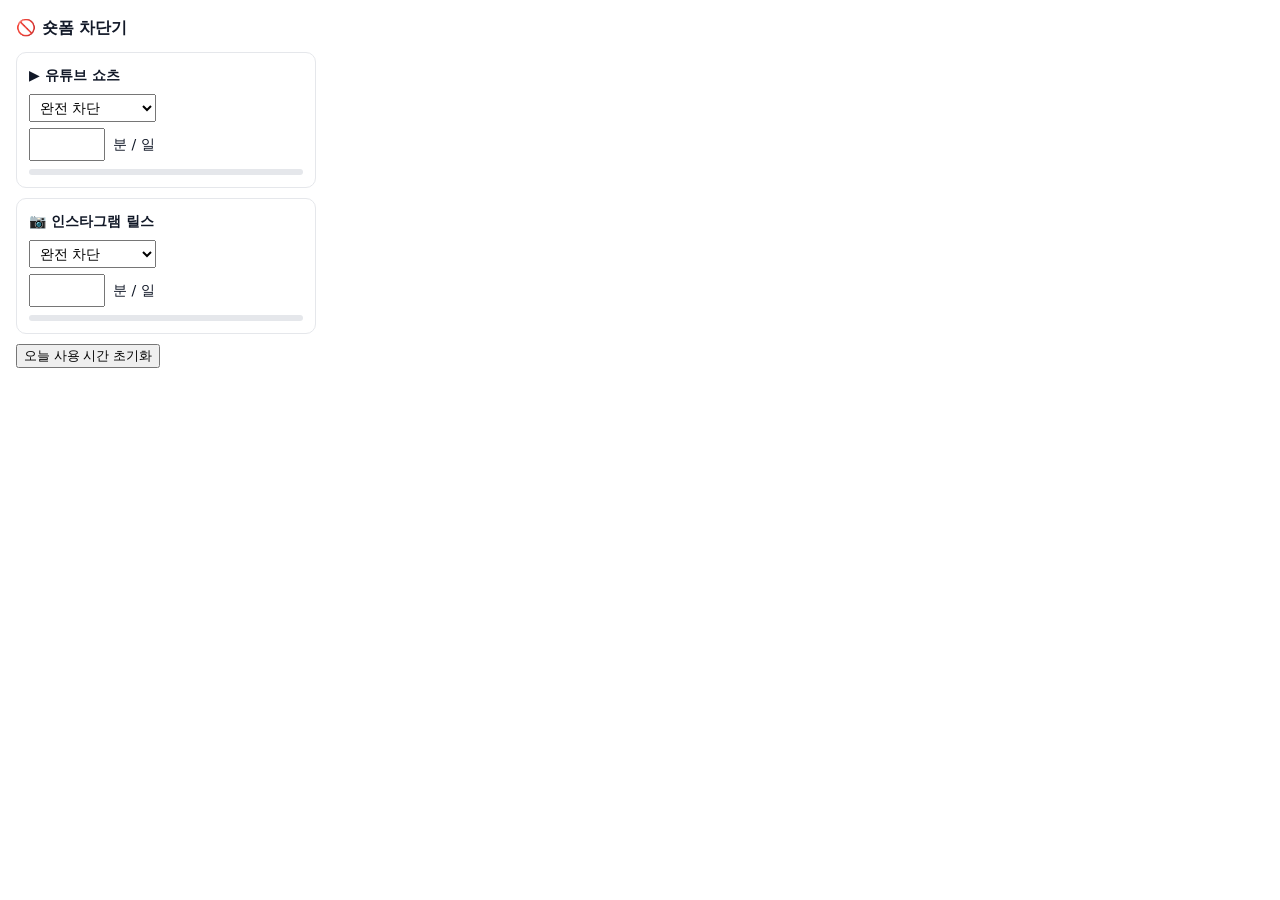
<file: shorts-blocker/popup.html>
<!doctype html>
<html lang="ko">
<head>
<meta charset="utf-8">
<title>숏폼 차단기</title>
<style>
  body { width: 300px; margin: 0; padding: 16px; font: 14px/1.5 system-ui, sans-serif; color: #111827; }
  h1 { font-size: 16px; margin: 0 0 12px; }
  .card { border: 1px solid #e5e7eb; border-radius: 10px; padding: 12px; margin-bottom: 10px; }
  .card h2 { font-size: 14px; margin: 0 0 8px; }
  select, input[type=number] { font: inherit; padding: 4px 6px; }
  input[type=number] { width: 60px; }
  .row { display: flex; align-items: center; gap: 8px; margin-top: 6px; }
  .bar { height: 6px; background: #e5e7eb; border-radius: 3px; overflow: hidden; margin-top: 8px; }
  .bar > div { height: 100%; background: #ef4444; width: 0; }
  small { color: #6b7280; }
</style>
</head>
<body>
  <h1>🚫 숏폼 차단기</h1>
  <div class="card" data-site="youtube">
    <h2>▶ 유튜브 쇼츠</h2>
    <select class="mode">
      <option value="block">완전 차단</option>
      <option value="limit">하루 시간 제한</option>
      <option value="off">끄기</option>
    </select>
    <div class="row limit"><input type="number" class="min" min="1" max="600"> 분 / 일</div>
    <div class="bar"><div></div></div>
    <small class="used"></small>
  </div>
  <div class="card" data-site="instagram">
    <h2>📷 인스타그램 릴스</h2>
    <select class="mode">
      <option value="block">완전 차단</option>
      <option value="limit">하루 시간 제한</option>
      <option value="off">끄기</option>
    </select>
    <div class="row limit"><input type="number" class="min" min="1" max="600"> 분 / 일</div>
    <div class="bar"><div></div></div>
    <small class="used"></small>
  </div>
  <button id="reset">오늘 사용 시간 초기화</button>
  <script src="popup.js"></script>
</body>
</html>
</file>
